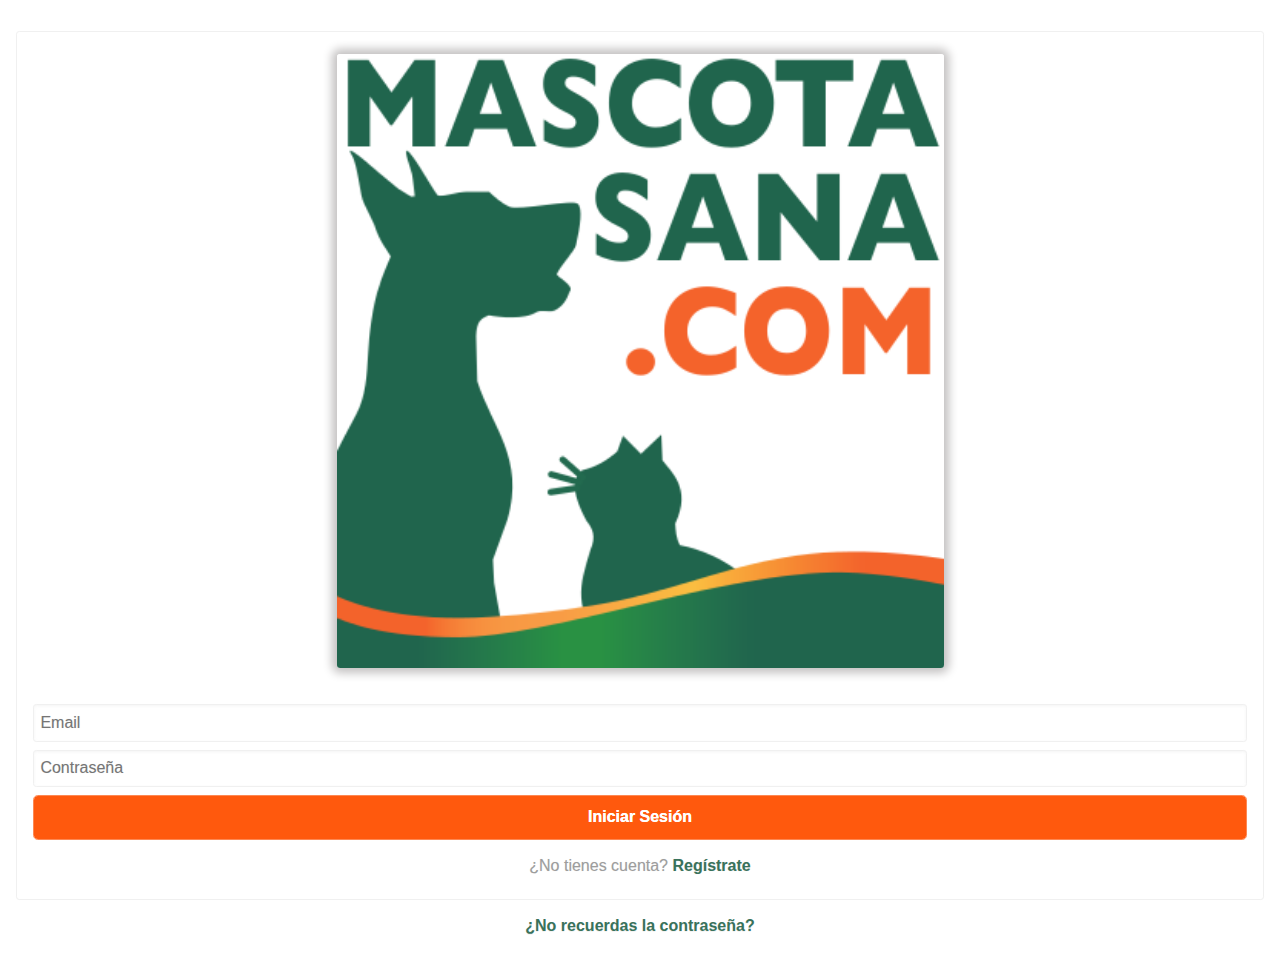
<file: mascotasana/www/index.html>
<html>
    <head>
        <meta charset="utf-8">
        <meta name="viewport" content="width=device-width, initial-scale=1">
        <title>Mascotasana App</title>
        <link rel="stylesheet" href="css/1ra.css" />
        <link rel="stylesheet" href="css/jquery.mobile.icons.min.css" />
        <link rel="stylesheet" href="css/jquery_mobile_structure.css" />
        <script src="js/jquery.js"></script>
        <script src="js/jquery_mobile.js"></script>

    </head>
    
    <body class="ui-mobile-viewport-a">
    

        <div class="ui-content ui-page-theme-a" role="main">
            <div data-theme="a" data-form="ui-body-a" class="ui-body ui-body-a ui-corner-all" data-vertical-centred>
                <p align="center">
                    <img src="img/logo.png" width="50%" class="ui-corner-all img-logo"><br/><br/>
                   
                </p>

 
                <input type="text" data-theme="a" placeholder="Email" class="input" data-form="ui-body-a">
                <input type="text" data-theme="a" placeholder="Contraseña" class="input" data-form="ui-body-a">

                <div align="center">
                    <a href="mascota.html" class="ui-btn ui-corner-all">Iniciar Sesión</a>
                </div>



                <p align="center">
                    ¿No tienes cuenta?
                    <a href="#" onclick="window.location.replace('registro.html');"> Regístrate</a>
                </p>

            </div>
             <p align="center">
                    <a href="olvido_clave.html"> ¿No recuerdas la contraseña?</a>
                </p>
        </div>
        
        <script type="text/javascript">
            //Url para enlace al servidor remoto
            var desarrollo = "on";
            if(desarrollo == "on"){
                localStorage.url = "http://stoadsoft.ddns.net:3388/mascotasana_php/valida.php";
            }else{
                localStorage.url = "http://sistemasts.net/sml_agenda_php/valida.php";
            }

            app.initialize();    
        </script>
        <script type="text/javascript">
        	
        	applyVerticalCentering = function() {
    $(this).on('pagebeforeshow',function(e,data){
        $('[data-vertical-centred]').hide();
    });
    
    $(this).on('pageshow resize',function(e,data){    
        $('[data-vertical-centred]').each(function(index){
            var _this = $(this);
            _this.css('margin-top',
                      ($(window).height() -
                       $('header:visible').height() -
                       $('footer:visible').height() -
                       _this.outerHeight())/2);
            _this.show();
        });
    });
}();

        </script>
    </body>
</html>
</file>
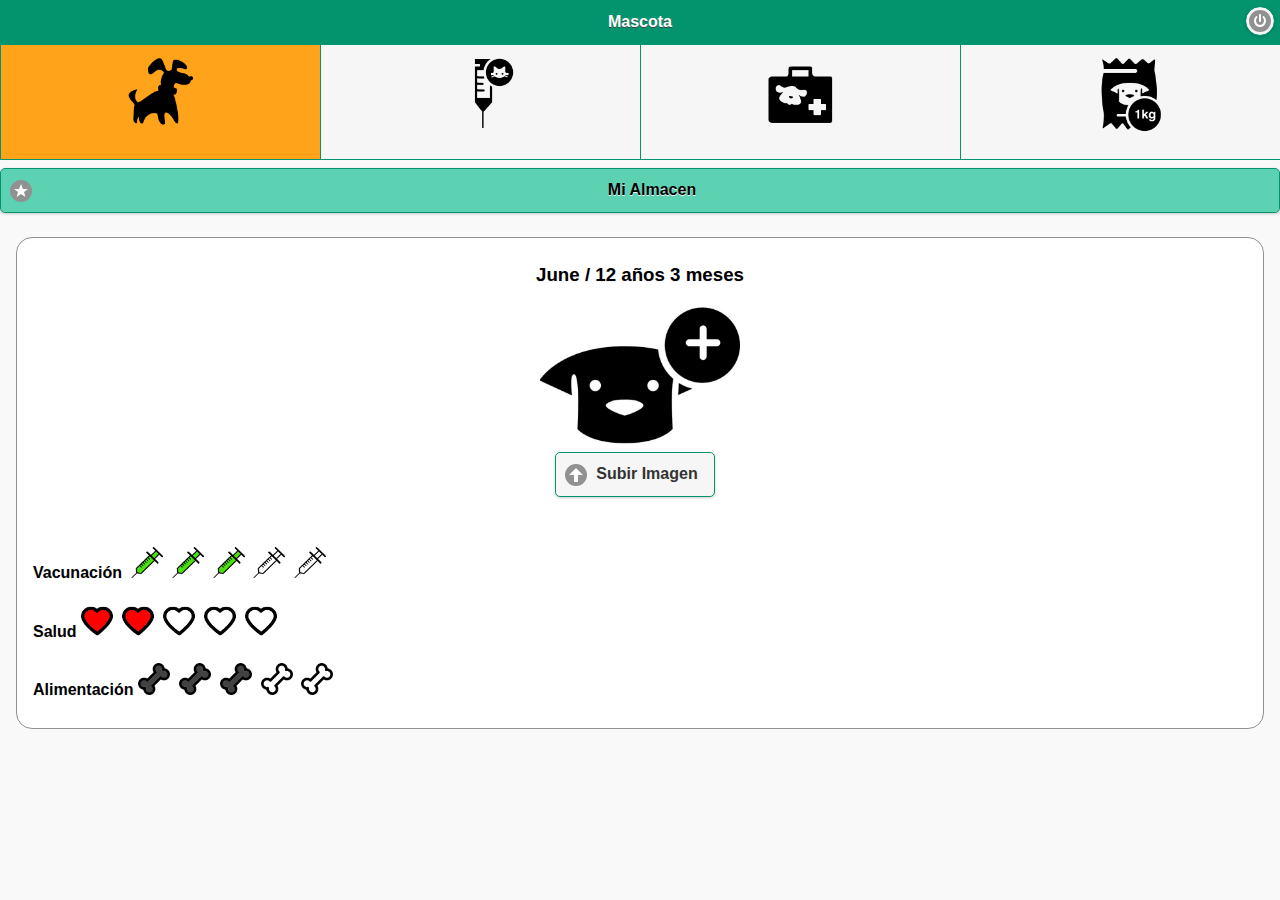
<file: mascotasana/www/mascota.html>
<html>
    <head>
        <meta charset="utf-8">
        <meta name="viewport" content="width=device-width, initial-scale=1">
        <title>jQuery Mobile: Theme Download</title>
        <link rel="stylesheet" href="css/mascotasana.css" />
        <link rel="stylesheet" href="css/jquery.mobile.icons.min.css" />
        <link rel="stylesheet" href="css/jquery_mobile_structure.css" />

        <!-- JS -->
        <script src="js/jquery.js"></script>
        <script src="js/jquery_mobile.js"></script>
    </head>
    
    <body>
        <div class="ui-header ui-bar-a" data-role="header" role="banner">
            <h1 class="ui-title" tabindex="0" role="heading" aria-level="1">Mascota</h1>
            <a class="ui-btn-right ui-btn-corner-all ui-btn ui-icon-power ui-btn-icon-notext ui-shadow" data-form="ui-icon" data-role="button" role="button" onclick='navigator.app.exitApp();'> </a>
            <div data-role="navbar" align="center">
                <ul>
                    <li><a href="mascota.html" style="background-color: #FFA31B;"><img src="img/mascota.png" width="80"/><br/><br/></a></li>
                    <li><a href="vacunacion.html"><img src="img/vacuna.png" width="80"/><br/><br/></a></li>
                    <li><a href="#"><img src="img/salud.png" width="80"/><br/><br/></a></li>
                    <li><a href="#"><img src="img/alimento.png" width="80"/><br/><br/></a></li>
<!--                    <li><a href="#"><img src="img/producto.png" width="80"/></a></li>-->
                </ul>
            </div>
        </div>
        
        <div align="center">
            <button style="background-color:  #5CD2B3; color: #000" data-icon="star" data-theme="a" data-form="ui-btn-up-a" class=" ui-btn ui-btn-a ui-icon-star ui-btn-icon-left ui-shadow ui-corner-all">Mi Almacen</button>
        </div>
        
        <div class="ui-content ui-page-theme-a" role="main">
            <div data-theme="a" data-form="ui-body-a" class="ui-body ui-body-a ui-corner-all">
                <div align="center">
                    <h3><b>June / 12 años 3 meses</b></h3>
                    <img src="img/upload.jpg" width="200"><br/>
                    <button class="ui-btn ui-btn-inline ui-shadow ui-corner-all ui-btn-icon-left ui-icon-arrow-u">Subir Imagen</button>
                </div>
                <br/><br/>
                <div>
                    <b>Vacunación</b>&nbsp;
                    <img src="img/jeringa.png" width="32" />&nbsp;
                    <img src="img/jeringa.png" width="32" />&nbsp;
                    <img src="img/jeringa.png" width="32" />&nbsp;
                    <img src="img/jeringa_vacia.png" width="32" />&nbsp;
                    <img src="img/jeringa_vacia.png" width="32" />&nbsp;
                    <br/><br/>

                    <b>Salud</b>
                    <img src="img/corazon.png" width="32" />&nbsp;
                    <img src="img/corazon.png" width="32" />&nbsp;
                    <img src="img/corazon_vacio.png" width="32" />&nbsp;
                    <img src="img/corazon_vacio.png" width="32" />&nbsp;
                    <img src="img/corazon_vacio.png" width="32" />&nbsp;
                    <br/><br/>

                    <b>Alimentación</b>
                    <img src="img/hueso.png" width="32" />&nbsp;
                    <img src="img/hueso.png" width="32" />&nbsp;
                    <img src="img/hueso.png" width="32" />&nbsp;
                    <img src="img/hueso_vacio.png" width="32" />&nbsp;
                    <img src="img/hueso_vacio.png" width="32" />&nbsp;
                    <br/><br/>
                </div>
            </div>
        </div>
        
    </body>
</html>
</file>
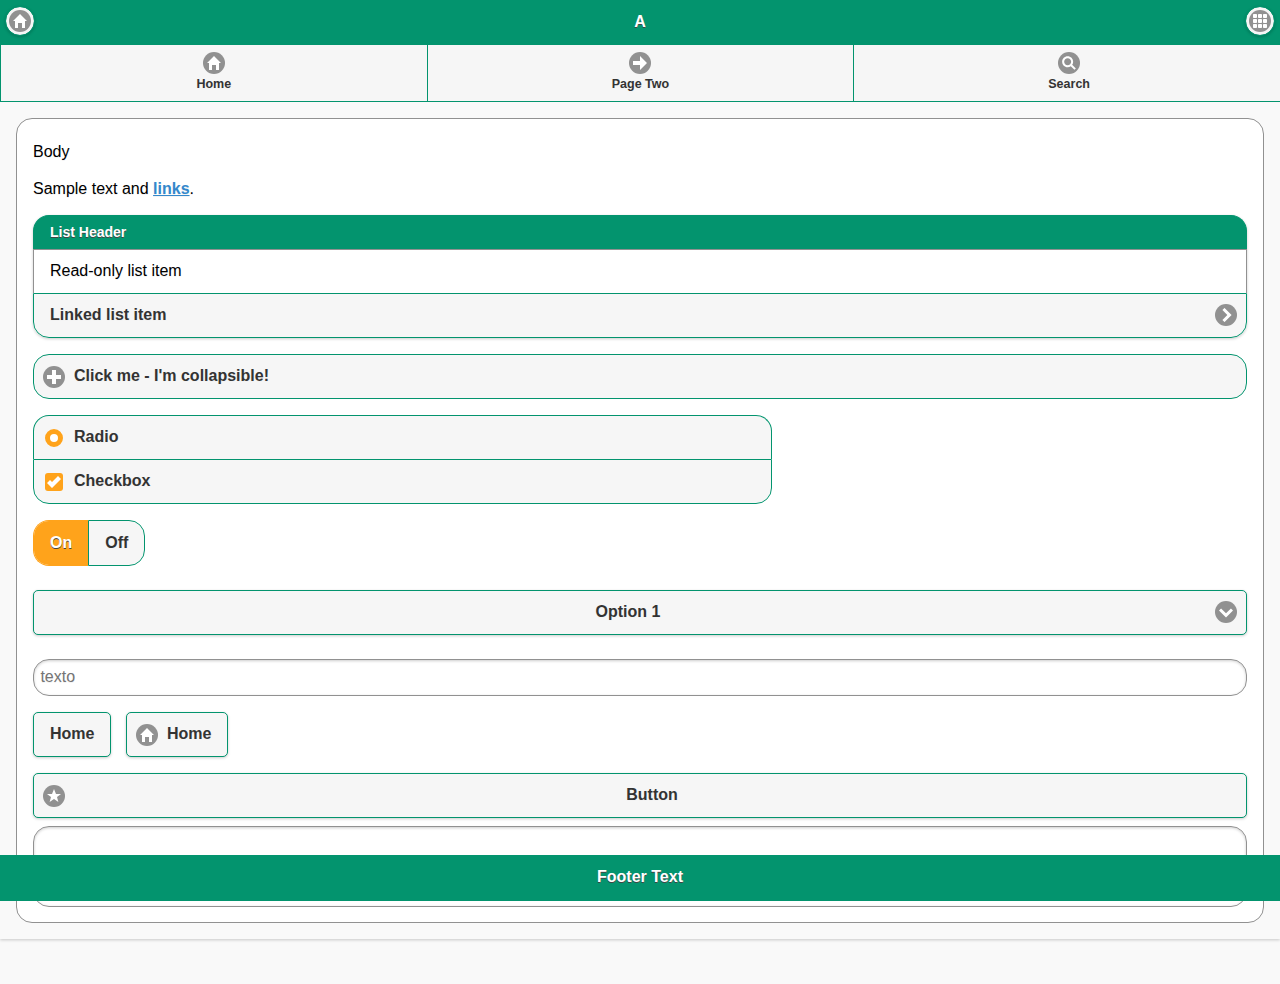
<file: mascotasana/www/plantilla.html>
<html>
<head>
        <meta charset="utf-8">
        <meta name="viewport" content="width=device-width, initial-scale=1">
        <title>jQuery Mobile: Theme Download</title>
        <link rel="stylesheet" href="css/mascotasana.css" />
        <link rel="stylesheet" href="css/jquery.mobile.icons.min.css" />
        <link rel="stylesheet" href="css/jquery_mobile_structure.css" />
        <script src="js/jquery.js"></script>
        <script src="js/jquery_mobile.js"></script>
    </head>
<body>
	      
    <div class="preview ui-shadow swatch">
        <div class="ui-header ui-bar-a" data-role="header" role="banner">
            <a class="ui-btn-left ui-btn-corner-all ui-btn ui-icon-home ui-btn-icon-notext ui-shadow" title=" Home " data-form="ui-icon" data-role="button" role="button"> Casa </a>
            <h1 class="ui-title" tabindex="0" role="heading" aria-level="1">A</h1>
            <a class="ui-btn-right ui-btn-corner-all ui-btn ui-icon-grid ui-btn-icon-notext ui-shadow" title=" Navigation " data-form="ui-icon" data-role="button" role="button"> Navigation </a>
            <div data-role="navbar">
                <ul>
                    <li><a href="#" data-icon="home">Home</a></li>
                    <li><a href="#" data-icon="arrow-r">Page Two</a></li>
                    <li><a href="#" data-icon="search">Search</a></li>
                </ul>
            </div>
        </div>

        <div class="ui-content ui-page-theme-a" role="main">
            <div data-theme="a" data-form="ui-body-a" class="ui-body ui-body-a ui-corner-all">
                <p>Body</p>
                <p>
                    Sample text and <a data-form="ui-link-a" href="#" data-theme="a" class="ui-link">links</a>.
                </p>

                <ul data-role="listview" data-inset="true" class="ui-listview ui-listview-inset ui-corner-all ui-shadow">
                    <li data-role="list-divider" data-theme="a" data-swatch="a" data-form="ui-bar-a" role="heading" class="ui-li-divider ui-bar-a ui-first-child">List Header</li>
                    <li data-form="ui-body-a" data-swatch="a" data-theme="a" class="ui-li-static ui-body-a">Read-only list item</li>
                    <li class="ui-last-child"><a class="ui-btn-a ui-btn ui-btn-icon-right ui-icon-carat-r" data-form="ui-btn-up-a" data-swatch="a" data-theme="a" href="#">Linked list item</a></li>
                </ul>
                
                <div data-role="collapsible">
                    <h1>Click me - I'm collapsible!</h1>
                    <p>I'm the expanded content.</p>
                </div>
                
                <div data-role="fieldcontain" class="ui-field-contain">
                    <fieldset data-role="controlgroup" class="ui-controlgroup ui-controlgroup-vertical ui-corner-all">
                        <div class="ui-controlgroup-controls ">
                        <div class="ui-radio">
                            <label for="radio-choice-1-a" data-form="ui-btn-up-a" class="ui-btn ui-corner-all ui-btn-a ui-btn-icon-left ui-radio-on ui-first-child">Radio</label>
                            <input data-theme="a" type="radio" name="radio-choice-a" id="radio-choice-1-a" value="choice-1" checked="checked"></div>
                            <div class="ui-checkbox">
                                <label for="checkbox-a" data-form="ui-btn-up-a" class="ui-btn ui-corner-all ui-btn-a ui-btn-icon-left ui-checkbox-on ui-last-child">Checkbox</label>
                                <input data-theme="a" type="checkbox" name="checkbox-a" id="checkbox-a" checked="checked">
                            </div>
                        </div>
                    </fieldset>
                </div>

                <div data-role="fieldcontain" class="ui-field-contain"> 
                    <fieldset data-role="controlgroup" data-type="horizontal" class="ui-controlgroup ui-controlgroup-horizontal ui-corner-all"><div class="ui-controlgroup-controls ">
                            <div class="ui-radio">
                                <label for="radio-view-a-a" data-form="ui-btn-up-a" class="ui-btn ui-corner-all ui-btn-a ui-radio-on ui-btn-active ui-first-child">On</label>
                                <input data-theme="a" type="radio" name="radio-view-a" id="radio-view-a-a" value="list" checked="checked">
                            </div> 

                            <div class="ui-radio">
                                <label for="radio-view-b-a" data-form="ui-btn-up-a" class="ui-btn ui-corner-all ui-btn-a ui-radio-off ui-last-child">Off</label>
                                <input data-theme="a" type="radio" name="radio-view-a" id="radio-view-b-a" value="grid">
                            </div> 
                        </div>
                    </fieldset> 
                </div>

                <div data-role="fieldcontain" class="ui-field-contain">
                    <div class="ui-select">
                        <select name="select-choice" id="select-choice-a" data-native-menu="false" data-theme="a" data-form="ui-btn-up-a" tabindex="-1">
                            <option value="standard">Option 1</option>
                            <option value="rush">Option 2</option>
                            <option value="express">Option 3</option>
                            <option value="overnight">Option 4</option>
                        </select>
                        <div style="display: none;" id="select-choice-a-listbox-placeholder"><!-- placeholder for select-choice-a-listbox --></div>   
                    </div>
                </div>

                <!-- Textbox -->
                <input type="text" data-theme="a" placeholder="texto" class="input" data-form="ui-body-a">
                
                <!-- Botones -->
                <a href="#home" class="ui-btn ui-btn-inline ui-shadow ui-corner-all" data-rel="dialog">Home</a>
                <a href="#home" class="ui-btn ui-btn-inline ui-shadow ui-corner-all ui-icon-home ui-btn-icon-left" data-rel="dialog">Home</a>
                <button data-icon="star" data-theme="a" data-form="ui-btn-up-a" class=" ui-btn ui-btn-a ui-icon-star ui-btn-icon-left ui-shadow ui-corner-all">Button</button>


                <div class="ui-input-text ui-body-a ui-corner-all ui-shadow-inset">
                    <div data-role="fieldcontain" class="ui-field-contain">
                        <div class="ui-slider">
                            <input type="number" data-type="range" name="slider" value="50" min="0" max="100" data-form="ui-body-a" data-theme="a" data-highlight="true" class="ui-shadow-inset ui-body-a ui-corner-all ui-slider-input">
                        </div>
                    </div>
                </div>
            </div>
        </div>
        
        <div data-role="footer" data-position="fixed" role="contentinfo" class="ui-footer ui-bar-inherit ui-footer-fixed slideup">
            <h1 class="ui-title" role="heading" aria-level="1">Footer Text</h1>
        </div>
    </div>
    
    
</body>
</html>
</file>
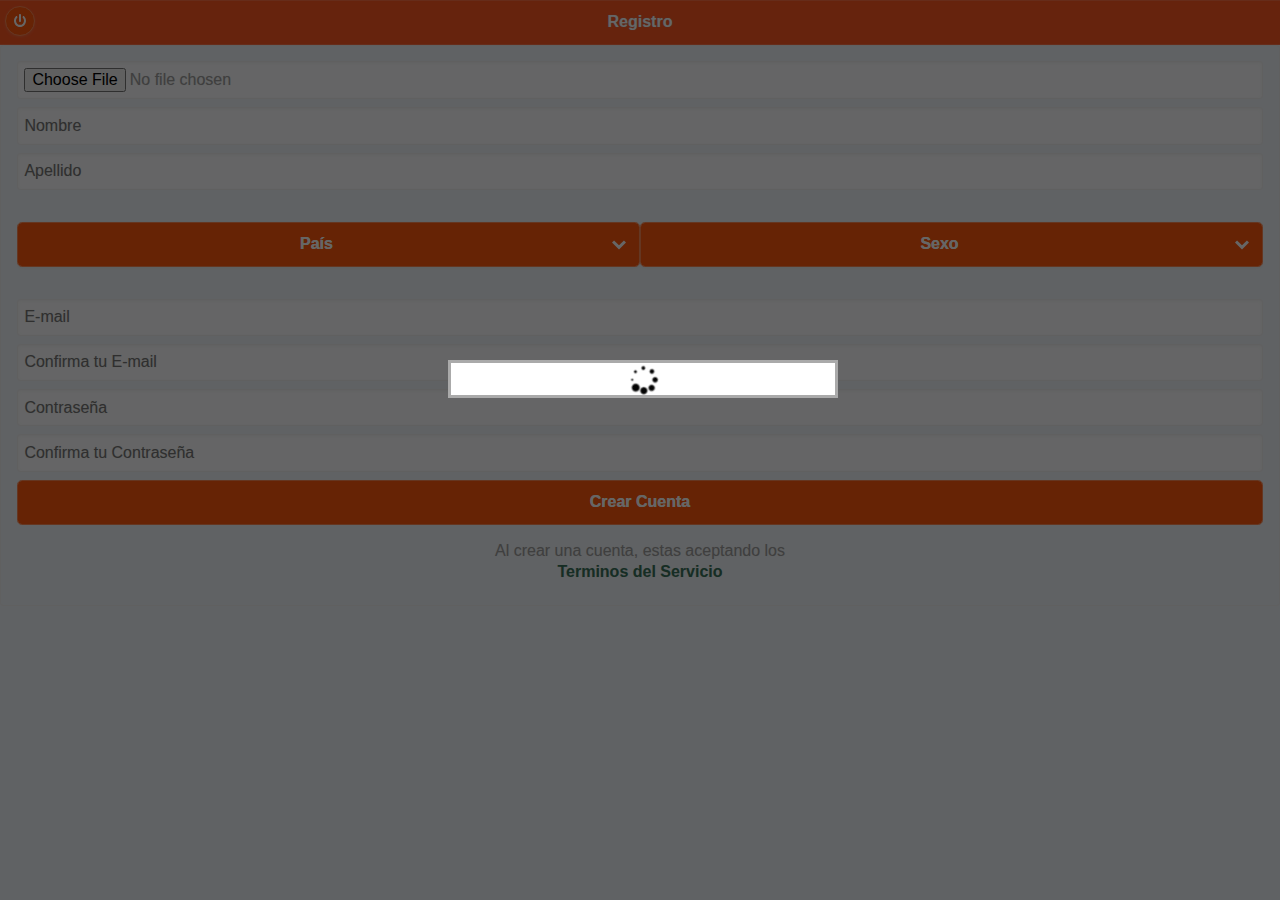
<file: mascotasana/www/registro.html>
<html>
    <head>
        <meta charset="utf-8">
        <meta name="viewport" content="width=device-width, initial-scale=1">
        <title>Mascotasana App</title>
        <link rel="stylesheet" href="css/1ra.css" />
        <link rel="stylesheet" href="css/jquery.mobile.icons.min.css" />
        <link rel="stylesheet" href="css/jquery_mobile_structure.css" />
    </head>
    
    <body onload='completa();' class="ui-overlay-b">

        <div class="ui-header ui-bar-b" data-role="header"  role="banner">
               <a   onclick="window.location.replace('index.html');" class="ui-btn-left ui-btn-corner-all ui-btn ui-icon-power ui-btn-icon-notext ui-shadow" data-form="ui-icon" data-role="button" role="button"  r> </a>
            <h1 class="ui-title" tabindex="0" role="heading" aria-level="1">Registro</h1>
     
        </div>


            <div data-theme="b" data-form="ui-body-b" class="ui-body ui-body-b ui-corner-all">

            <input type="file" data-theme="a" placeholder="imagen" class="input" data-form="ui-body-a">
                
                <input type="text" data-theme="a" placeholder="Nombre" name='nombre' id='nombre' class="input" data-form="ui-body-a">
                
                <input type="text" data-theme="a" placeholder="Apellido" name='apellido' id='apellido' class="input" data-form="ui-body-a">
                
                <fieldset class="ui-grid-a">
                    <div class="ui-block-a">
                        <div data-role="fieldcontain" class="ui-field-contain">
                            <div class="ui-select">
                                <select name="pais" id="pais" data-native-menu="true" data-theme="b" data-form="ui-btn-up-b" tabindex="-1">
                                    <option value="">País</option>                      
                                </select>
                            </div>
                        </div>
                    </div>  

                    <div class="ui-block-b">
                        <div data-role="fieldcontain" class="ui-field-contain">
                            <div class="ui-select">
                                <select name="sexo" id="sexo" data-native-menu="true" data-theme="b" data-form="ui-btn-up-b" tabindex="-1">
                                    <option value="">Sexo</option><option value="male">Masculino</option><option value="famale">Femenino</option>
                                </select>
                            </div>
                        </div>
                    </div>  



                </fieldset>
                
                <input type="text" data-theme="a" placeholder="E-mail" class="input" data-form="ui-body-a">

                <input type="text" data-theme="a" placeholder="Confirma tu E-mail" class="input" data-form="ui-body-a">

                <input type="text" data-theme="a" placeholder="Contraseña" class="input" data-form="ui-body-a">

                <input type="text" data-theme="a" placeholder="Confirma tu Contraseña" class="input" data-form="ui-body-a">

                <div align="center">
                    <a href="mascota.html" class="ui-btn ui-corner-all ">Crear Cuenta</a>
                </div>

                <p align="center">
                    Al crear una cuenta, estas aceptando los<br>
                    <a  href="#popupBasic" data-rel="dialog" data-transition="pop">Terminos del Servicio</a>
                </p>



            </div>

    
        
        <script src="js/jquery.js"></script>
        <script src="js/jquery_mobile.js"></script>
        <script type="text/javascript" src="js/jquery.blockUI.js"></script>
        
        <script>
        function completa(){
            //Valida que no exista el usuario y lo inserta
            $.blockUI({ message: '<img src="img/spinner.gif" />' });

            //Llama al servidor y valida
            var dataString="accion=busca_paises";
            $.ajax({
                type: "POST",
                url:localStorage.url,
                data: dataString,
                crossDomain: true,
                cache: false,
                beforeSend: function(){ },
                success: function(data){
                    if(data==""){
                        alert("Ocurrió un error, por favor inténte cargar el formulario de nuevo");
                    }else{
                        $(data).appendTo($('#pais'));
                    }
                    //Desbloquea pantalla
                    $.unblockUI();
                }
            });
        }
        </script>

    </body>
</html>
</file>
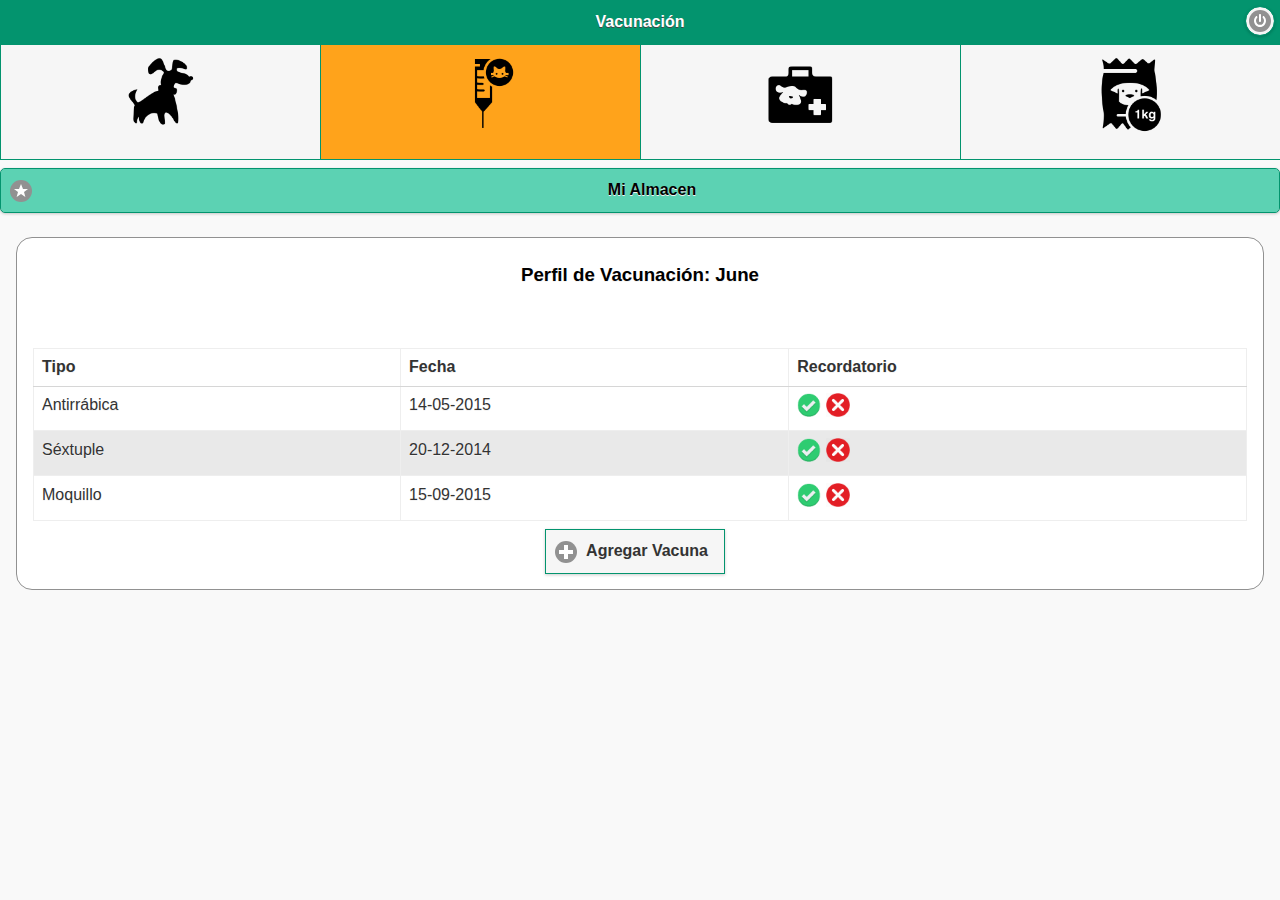
<file: mascotasana/www/vacunacion.html>
<html>
    <head>
        <meta charset="utf-8">
        <meta name="viewport" content="width=device-width, initial-scale=1">
        <title>jQuery Mobile: Theme Download</title>
        <link rel="stylesheet" href="css/mascotasana.css" />
        <link rel="stylesheet" href="css/jquery.mobile.icons.min.css" />
        <link rel="stylesheet" href="css/jquery_mobile_structure.css" />

        <!-- JS -->
        <script src="js/jquery.js"></script>
        <script src="js/jquery_mobile.js"></script>
        
        <!-- CSS-->
        <style>
            th {
                border-bottom: 1px solid #d6d6d6;
            }

            tr:nth-child(even) {
                background: #e9e9e9;
            }
        </style>
    </head>
    
    <body>
        <div class="ui-header ui-bar-a" data-role="header" role="banner">
            <h1 class="ui-title" tabindex="0" role="heading" aria-level="1">Vacunación</h1>
            <a class="ui-btn-right ui-btn-corner-all ui-btn ui-icon-power ui-btn-icon-notext ui-shadow" data-form="ui-icon" data-role="button" role="button" onclick='navigator.app.exitApp();'> </a>
            <div data-role="navbar" align="center">
                <ul>
                    <li><a href="mascota.html"><img src="img/mascota.png" width="80"/><br/><br/></a></li>
                    <li><a href="vacunacion.html" style="background-color: #FFA31B;"><img src="img/vacuna.png" width="80"/><br/><br/></a></li>
                    <li><a href="#"><img src="img/salud.png" width="80"/><br/><br/></a></li>
                    <li><a href="#"><img src="img/alimento.png" width="80"/><br/><br/></a></li>
<!--                    <li><a href="#"><img src="img/producto.png" width="80"/></a></li>-->
                </ul>
            </div>
        </div>

        <div align="center">
            <button style="background-color:  #5CD2B3; color: #000" data-icon="star" data-theme="a" data-form="ui-btn-up-a" class=" ui-btn ui-btn-a ui-icon-star ui-btn-icon-left ui-shadow ui-corner-all">Mi Almacen</button>
        </div>
        
        <div class="ui-content ui-page-theme-a" role="main">
            <div data-theme="a" data-form="ui-body-a" class="ui-body ui-body-a ui-corner-all">
                <div align="center">
                    <h3><b>Perfil de Vacunación: June</b></h3>
                </div>
                <br/><br/>
                <div>
                    <table data-role="table" class="ui-responsive" border="1">
                        <thead>
                            <tr>
                                <th>Tipo</th>
                                <th>Fecha</th>
                                <th>Recordatorio</th>
                            </tr>
                        </thead>
                        <tbody>
                            <tr>
                                <td>Antirrábica</td>
                                <td>14-05-2015</td>
                                <td>
                                    <img src="img/si.png" width="24">
                                    <img src="img/no.png" width="24">
                                </td>
                            </tr>
                            <tr>
                                <td>Séxtuple</td>
                                <td>20-12-2014</td>
                                <td>
                                    <img src="img/si.png" width="24">
                                    <img src="img/no.png" width="24">
                                </td>
                            </tr>
                            <tr>
                                <td>Moquillo</td>
                                <td>15-09-2015</td>
                                <td>
                                    <img src="img/si.png" width="24">
                                    <img src="img/no.png" width="24">
                                </td>
                            </tr>
                        </tbody>
                    </table>
                    
                    <div align="center">
                        <button class="ui-btn ui-btn-inline ui-shadow ui-icon-plus ui-btn-icon-left">Agregar Vacuna</button>
                    </div>
                </div>
            </div>
        </div>
        
    </body>
</html>
</file>
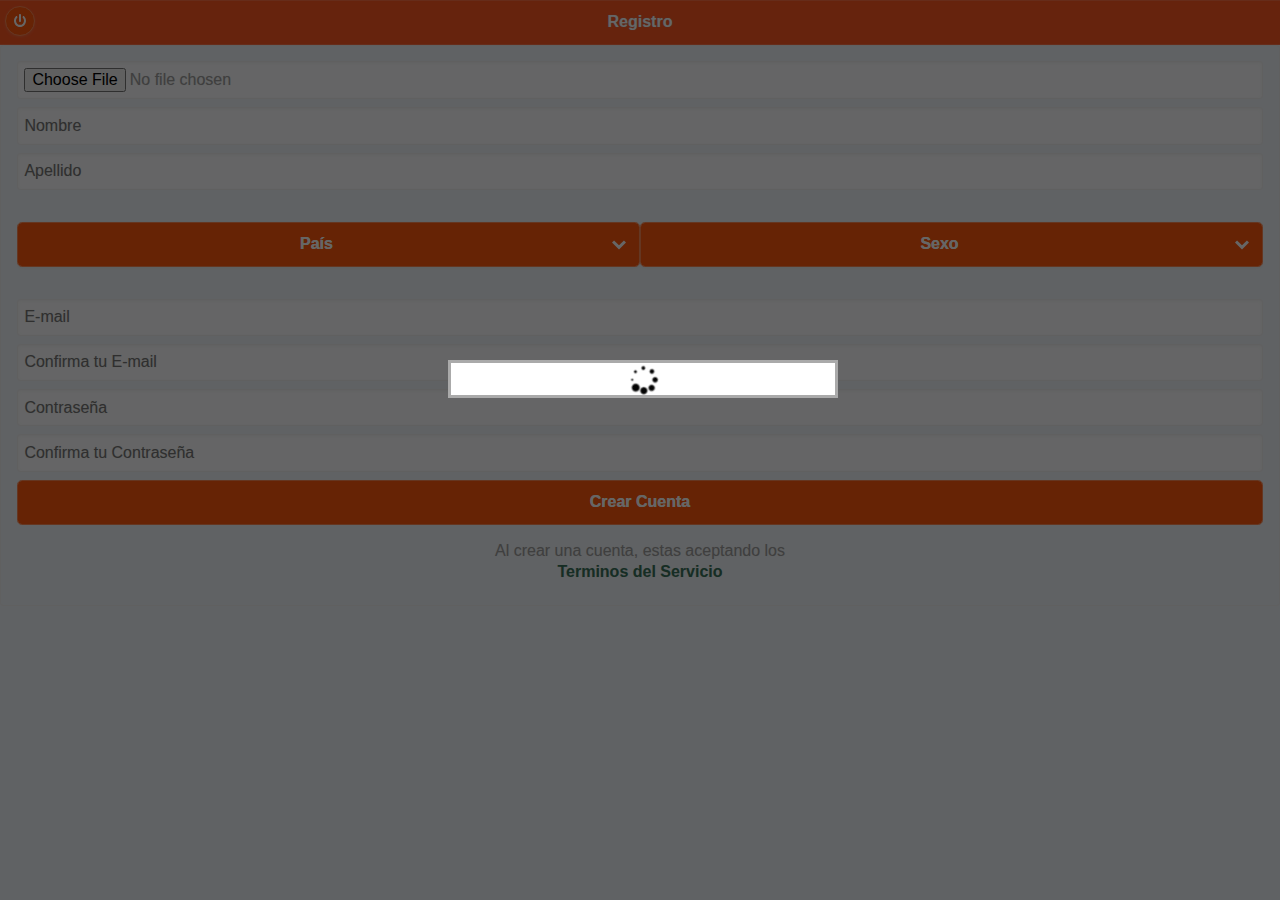
<file: mascotasana/mascotasana/www/registro.html>
<html>
    <head>
        <meta charset="utf-8">
        <meta name="viewport" content="width=device-width, initial-scale=1">
        <title>Mascotasana App</title>
        <link rel="stylesheet" href="css/1ra.css" />
        <link rel="stylesheet" href="css/jquery.mobile.icons.min.css" />
        <link rel="stylesheet" href="css/jquery_mobile_structure.css" />
    </head>
    
    <body onload='completa();' class="ui-overlay-b">

        <div class="ui-header ui-bar-b" data-role="header"  role="banner">
               <a   onclick="window.location.replace('index.html');" class="ui-btn-left ui-btn-corner-all ui-btn ui-icon-power ui-btn-icon-notext ui-shadow" data-form="ui-icon" data-role="button" role="button"  r> </a>
            <h1 class="ui-title" tabindex="0" role="heading" aria-level="1">Registro</h1>
     
        </div>


            <div data-theme="b" data-form="ui-body-b" class="ui-body ui-body-b ui-corner-all">

            <input type="file" data-theme="a" placeholder="imagen" class="input" data-form="ui-body-a">
                
                <input type="text" data-theme="a" placeholder="Nombre" name='nombre' id='nombre' class="input" data-form="ui-body-a">
                
                <input type="text" data-theme="a" placeholder="Apellido" name='apellido' id='apellido' class="input" data-form="ui-body-a">
                
                <fieldset class="ui-grid-a">
                    <div class="ui-block-a">
                        <div data-role="fieldcontain" class="ui-field-contain">
                            <div class="ui-select">
                                <select name="pais" id="pais" data-native-menu="true" data-theme="b" data-form="ui-btn-up-b" tabindex="-1">
                                    <option value="">País</option><option value="1">Afghanistan</option><option value="2">Albania</option><option value="3">Algeria</option><option value="4">Andorra</option><option value="5">Angola</option><option value="6">Antarctica</option><option value="7">Antigua and Barbuda</option><option value="8">Argentina</option><option value="9">Armenia</option><option value="10">Australia</option><option value="11">Austria</option><option value="12">Bahamas</option><option value="13">Bangladesh</option><option value="14">Barbados</option><option value="15">Belgium</option><option value="16">Bermuda</option><option value="17">Bolivia</option><option value="18">Bosnia and Herzegowina</option><option value="19">Botswana</option><option value="20">Brasil</option><option value="21">Bulgaria</option><option value="22">Burkina Faso</option><option value="23">Cambodia</option><option value="24">Cameroon</option><option value="25">Canada</option><option value="26">Chile</option><option value="27">China</option><option value="28">Colombia</option><option value="29">Congo</option><option value="30">Costa Rica</option><option value="31">Croatia (Hrvatska)</option><option value="32">Cuba</option><option value="33">Cyprus</option><option value="34">Czech Republic</option><option value="35">Denmark</option><option value="37">Ecuador</option><option value="38">Egypt</option><option value="39">El Salvador</option><option value="102">España</option><option value="112">Estados Unidos</option><option value="41">Faroe Islands</option><option value="42">Fiji</option><option value="43">Finland</option><option value="44">France</option><option value="45">Georgia</option><option value="46">Germany</option><option value="47">Ghana</option><option value="48">Greece</option><option value="49">Greenland</option><option value="50">Guam</option><option value="51">Guatemala</option><option value="52">Guinea</option><option value="53">Haiti</option><option value="54">Honduras</option><option value="55">Hong Kong</option><option value="56">Hungary</option><option value="57">Iceland</option><option value="58">India</option><option value="59">Indonesia</option><option value="60">Iran</option><option value="61">Iraq</option><option value="62">Ireland</option><option value="40">Islas Malvinas</option><option value="63">Israel</option><option value="64">Italy</option><option value="65">Jamaica</option><option value="66">Japan</option><option value="67">Jordan</option><option value="68">Korea</option><option value="69">Kuwait</option><option value="70">Latvia</option><option value="71">Lebanon</option><option value="72">Liechtenstein</option><option value="73">Lithuania</option><option value="74">Luxembourg</option><option value="75">Malaysia</option><option value="76">Maldives</option><option value="77">Mexico</option><option value="78">Monaco</option><option value="79">Mongolia</option><option value="80">Morocco</option><option value="81">Nepal</option><option value="82">Netherlands</option><option value="83">New Zealand</option><option value="84">Nicaragua</option><option value="85">Niger</option><option value="86">Nigeria</option><option value="87">Norway</option><option value="88">Panamá</option><option value="89">Paraguay</option><option value="90">Perú</option><option value="91">Philippines</option><option value="92">Poland</option><option value="93">Portugal</option><option value="94">Puerto Rico</option><option value="95">Qatar</option><option value="36">República Dominicana</option><option value="96">Romania</option><option value="97">Russian Federation</option><option value="98">Saudi Arabia</option><option value="99">Senegal</option><option value="100">Singapore</option><option value="101">South Africa</option><option value="103">Sweden</option><option value="104">Switzerland</option><option value="105">Taiwan</option><option value="106">Thailand</option><option value="107">Turkey</option><option value="108">Uganda</option><option value="109">Ukraine</option><option value="110">United Arab Emirates</option><option value="111">United Kingdom</option><option value="113">Uruguay</option><option value="114">Venezuela</option><option value="115">Virgin Islands</option><option value="116">Yemen</option><option value="117">Yugoslavia</option><option value="118">Zimbabwe</option>                        
                                </select>
                            </div>
                        </div>
                    </div>  

                    <div class="ui-block-b">
                        <div data-role="fieldcontain" class="ui-field-contain">
                            <div class="ui-select">
                                <select name="sexo" id="sexo" data-native-menu="true" data-theme="b" data-form="ui-btn-up-b" tabindex="-1">
                                    <option value="">Sexo</option><option value="male">Masculino</option><option value="famale">Femenino</option>
                                </select>
                            </div>
                        </div>
                    </div>  



                </fieldset>
                
                <input type="text" data-theme="a" placeholder="E-mail" class="input" data-form="ui-body-a">

                <input type="text" data-theme="a" placeholder="Confirma tu E-mail" class="input" data-form="ui-body-a">

                <input type="text" data-theme="a" placeholder="Contraseña" class="input" data-form="ui-body-a">

                <input type="text" data-theme="a" placeholder="Confirma tu Contraseña" class="input" data-form="ui-body-a">

                <div align="center">
                    <a href="mascota.html" class="ui-btn ui-corner-all ">Crear Cuenta</a>
                </div>

                <p align="center">
                    Al crear una cuenta, estas aceptando los<br>
                    <a  href="#popupBasic" data-rel="dialog" data-transition="pop">Terminos del Servicio</a>
                </p>



            </div>

    
        
        <script src="js/jquery.js"></script>
        <script src="js/jquery_mobile.js"></script>
        <script type="text/javascript" src="js/jquery.blockUI.js"></script>
        
        <script>
        function completa(){
            //Valida que no exista el usuario y lo inserta
            $.blockUI({ message: '<img src="img/spinner.gif" />' });

            //Llama al servidor y valida
            var dataString="accion=busca_paises";
            $.ajax({
                type: "POST",
                url:localStorage.url,
                data: dataString,
                crossDomain: true,
                cache: false,
                beforeSend: function(){ },
                success: function(data){
                    if(data==""){
                        alert("Ocurrió un error, por favor inténte cargar el formulario de nuevo");
                    }else{
                        $('<select name="pais" id="pais" data-native-menu="false" data-theme="a" data-form="ui-btn-up-a" tabindex="-1">\n\
                            '+data+'\
                        </select>\n\
                        <div style="display: none;" id="select-choice-a-listbox-placeholder"></div>').appendTo($('#div_pais'));
                        
                        
                        
                    }
                    //Desbloquea pantalla
                    $.unblockUI();
                }
            });
        }
        </script>

    </body>
</html>
</file>
<file: mascotasana/www/css/1ra.css>
/*!
* jQuery Mobile 1.4.5
* Git HEAD hash: 68e55e78b292634d3991c795f06f5e37a512decc <> Date: Fri Oct 31 2014 17:33:30 UTC
* http://jquerymobile.com
*
* Copyright 2010, 2014 jQuery Foundation, Inc. and othercontributors
* Released under the MIT license.
* http://jquery.org/license
*
*/


/* Globals */
/* Font
-----------------------------------------------------------------------------------------------------------*/
html {
	font-size: 100%;
}
body,
input,
select,
textarea,
button,
.ui-btn {
	font-size: 1em;
	line-height: 1.3;
	  font-family: Helvetica /*{global-font-family}*/;
}
legend,
.ui-input-text input,
.ui-input-search input {
	color: inherit;
	text-shadow: inherit;
}
/* Form labels (overrides font-weight bold in bars, and mini font-size) */
.ui-mobile label,
div.ui-controlgroup-label {
	font-weight: normal;
	font-size: 16px;
}
/* Separators
-----------------------------------------------------------------------------------------------------------*/
/* Field contain separator (< 28em) */
.ui-field-contain {
	border-bottom-color: #828282;
	border-bottom-color: rgba(0,0,0,.15);
	border-bottom-width: 1px;
	border-bottom-style: solid;
}
/* Table opt-in classes: strokes between each row, and alternating row stripes */
/* Classes table-stroke and table-stripe are deprecated in 1.4. */
.table-stroke thead th,
.table-stripe thead th,
.table-stripe tbody tr:last-child {
	border-bottom: 1px solid #d6d6d6; /* non-RGBA fallback */
	border-bottom: 1px solid rgba(0,0,0,.1);
}
.table-stroke tbody th,
.table-stroke tbody td {
	border-bottom: 1px solid #e6e6e6; /* non-RGBA fallback  */
	border-bottom: 1px solid rgba(0,0,0,.05);
}
.table-stripe.table-stroke tbody tr:last-child th,
.table-stripe.table-stroke tbody tr:last-child td {
	border-bottom: 0;
}
.table-stripe tbody tr:nth-child(odd) td,
.table-stripe tbody tr:nth-child(odd) th {
	background-color: #eeeeee; /* non-RGBA fallback  */
	background-color: rgba(0,0,0,.04);
}
/* Buttons
-----------------------------------------------------------------------------------------------------------*/
.ui-btn,
label.ui-btn {
	font-weight: bold;
	border-width: 1px;
	border-style: solid;
}
.ui-btn {
	text-decoration: none !important;
}
.ui-btn-active {
	cursor: pointer;
}
/* Corner rounding
-----------------------------------------------------------------------------------------------------------*/
/* Class ui-btn-corner-all deprecated in 1.4 */
.ui-corner-all {
	-webkit-border-radius: 0.2em /*{global-radii-blocks}*/;
	border-radius: 0.2em /*{global-radii-blocks}*/;
}
/* Buttons */
.ui-btn-corner-all,
.ui-btn.ui-corner-all,
/* Slider track */
.ui-slider-track.ui-corner-all,
/* Flipswitch */
.ui-flipswitch.ui-corner-all,
/* Count bubble */
.ui-li-count {
	-webkit-border-radius: 0.3em /*{global-radii-buttons}*/;
	border-radius: 0.3em /*{global-radii-buttons}*/;
}
/* Icon-only buttons */
.ui-btn-icon-notext.ui-btn-corner-all,
.ui-btn-icon-notext.ui-corner-all {
	-webkit-border-radius: 1em;
	border-radius: 1em;
}
/* Radius clip workaround for cleaning up corner trapping */
.ui-btn-corner-all,
.ui-corner-all {
	-webkit-background-clip: padding;
	background-clip: padding-box;
}
/* Popup arrow */
.ui-popup.ui-corner-all > .ui-popup-arrow-guide {
	left: 0.2em /*{global-radii-blocks}*/;
	right: 0.2em /*{global-radii-blocks}*/;
	top: 0.2em /*{global-radii-blocks}*/;
	bottom: 0.2em /*{global-radii-blocks}*/;
}
/* Shadow
-----------------------------------------------------------------------------------------------------------*/
.ui-shadow {
	-webkit-box-shadow: 0 1px 3px /*{global-box-shadow-size}*/ rgba(207,206,206,0.2) /*{global-box-shadow-color}*/;
	-moz-box-shadow: 0 1px 3px /*{global-box-shadow-size}*/ rgba(207,206,206,0.2) /*{global-box-shadow-color}*/;
	box-shadow: 0 1px 3px /*{global-box-shadow-size}*/ rgba(207,206,206,0.2) /*{global-box-shadow-color}*/;
}
.ui-shadow-inset {
	-webkit-box-shadow: inset 0 1px 3px /*{global-box-shadow-size}*/ rgba(207,206,206,0.2) /*{global-box-shadow-color}*/;
	-moz-box-shadow: inset 0 1px 3px /*{global-box-shadow-size}*/ rgba(207,206,206,0.2) /*{global-box-shadow-color}*/;
	box-shadow: inset 0 1px 3px /*{global-box-shadow-size}*/ rgba(207,206,206,0.2) /*{global-box-shadow-color}*/;
}
.ui-overlay-shadow {
	-webkit-box-shadow: 0 0 12px 		rgba(0,0,0,.6);
	-moz-box-shadow: 0 0 12px 			rgba(0,0,0,.6);
	box-shadow: 0 0 12px 				rgba(0,0,0,.6);
}
/* Icons
-----------------------------------------------------------------------------------------------------------*/
.ui-btn-icon-left:after,
.ui-btn-icon-right:after,
.ui-btn-icon-top:after,
.ui-btn-icon-bottom:after,
.ui-btn-icon-notext:after {
	background-color: transparent /*{global-icon-color}*/;
	background-color: transparent /*{global-icon-disc}*/;
	background-position: center center;
	background-repeat: no-repeat;
	-webkit-border-radius: 1em;
	border-radius: 1em;
}
/* Alt icons */
.ui-alt-icon.ui-btn:after,
.ui-alt-icon .ui-btn:after,
html .ui-alt-icon.ui-checkbox-off:after,
html .ui-alt-icon.ui-radio-off:after,
html .ui-alt-icon .ui-checkbox-off:after,
html .ui-alt-icon .ui-radio-off:after {
	background-color: transparent /*{global-icon-color}*/;
	background-color: transparent /*{global-icon-disc}*/;
}
/* No disc */
.ui-nodisc-icon.ui-btn:after,
.ui-nodisc-icon .ui-btn:after {
	background-color: transparent;
}
/* Icon shadow */
.ui-shadow-icon.ui-btn:after,
.ui-shadow-icon .ui-btn:after {
	-webkit-box-shadow: 0 1px 0 transparent /*{global-icon-shadow}*/;
	-moz-box-shadow: 0 1px 0 transparent /*{global-icon-shadow}*/;
	box-shadow: 0 1px 0 transparent /*{global-icon-shadow}*/;
}
/* Checkbox and radio */
.ui-btn.ui-checkbox-off:after,
.ui-btn.ui-checkbox-on:after,
.ui-btn.ui-radio-off:after,
.ui-btn.ui-radio-on:after {
	display: block;
	width: 18px;
	height: 18px;
	margin: -9px 2px 0 2px;
}
.ui-checkbox-off:after,
.ui-btn.ui-radio-off:after {
	filter: Alpha(Opacity=30);
	opacity: .3;
}
.ui-btn.ui-checkbox-off:after,
.ui-btn.ui-checkbox-on:after {
	-webkit-border-radius: .1875em;
	border-radius: .1875em;
}
.ui-btn.ui-checkbox-off:after {
	background-color: #666;
	background-color: rgba(0,0,0,.3);
}
.ui-radio .ui-btn.ui-radio-on:after {
	background-image: none;
	background-color: #fff;
	width: 8px;
	height: 8px;
	border-width: 5px;
	border-style: solid; 
}
.ui-alt-icon.ui-btn.ui-radio-on:after,
.ui-alt-icon .ui-btn.ui-radio-on:after {
	background-color: #000;
}
/* Loader */
.ui-icon-loading {
	background: url("images/ajax-loader.gif");
	background-size: 2.875em 2.875em;
}
/* Swatches */
/* A
-----------------------------------------------------------------------------------------------------------*/
/* Bar: Toolbars, dividers, slider track */
.ui-bar-a,
.ui-page-theme-a .ui-bar-inherit,
html .ui-bar-a .ui-bar-inherit,
html .ui-body-a .ui-bar-inherit,
html body .ui-group-theme-a .ui-bar-inherit {
	background-color: #ff5722 /*{a-bar-background-color}*/;
	border-color: #FF6F42 /*{a-bar-border}*/;
	color: #ffffff /*{a-bar-color}*/;
	text-shadow: 0px /*{a-bar-shadow-x}*/ 0px /*{a-bar-shadow-y}*/ 1px /*{a-bar-shadow-radius}*/ #a6a6a6 /*{a-bar-shadow-color}*/;
	font-weight: bold;
}
.ui-bar-a {
	border-width: 1px;
	border-style: solid;
}
/* Page and overlay */
.ui-mobile-viewport-a{
    background: url("http://www.publinews.gt/_internal/gxml!0/2qijkhn0ctpwx8acoz5fxkpvtmr4nbh$834ltlq272cvchldziuj18psmer7sgg/los-perros-se-acercan-a-consolarnos-si-nos-ven-tristes.jpeg") no-repeat /*{a-page-background-image}*/;
    background-size: cover /*{a-page-background-size}*/;
}

.ui-overlay-a,
.ui-page-theme-a,
.ui-page-theme-a .ui-panel-wrapper {
	/*background-color: #f0f5f9 /*{a-page-background-color}*/;
	border-color: #f0f5f9 /*{a-page-border}*/;
	color: #333333 /*{a-page-color}*/;
	text-shadow: 0 /*{a-page-shadow-x}*/ 1px /*{a-page-shadow-y}*/ 0 /*{a-page-shadow-radius}*/ #f3f3f3 /*{a-page-shadow-color}*/;
}
/* Body: Read-only lists, text inputs, collapsible content */
.ui-body-a,
.ui-page-theme-a .ui-body-inherit,
html .ui-bar-a .ui-body-inherit,
html .ui-body-a .ui-body-inherit,
html body .ui-group-theme-a .ui-body-inherit,
html .ui-panel-page-container-a {
	background-color: rgba(255,255,255,0.80) /*{a-body-background-color}*/;
	border-color: #f0f0f0 /*{a-body-border}*/;
	color: #9d9d9d /*{a-body-color}*/;
	text-shadow: 0 /*{a-body-shadow-x}*/ 0px /*{a-body-shadow-y}*/ 1px /*{a-body-shadow-radius}*/ #dedede /*{a-body-shadow-color}*/;
}
.ui-body-a {
	border-width: 1px;
	border-style: solid;
}
/* Links */
.ui-page-theme-a a,
html .ui-bar-a a,
html .ui-body-a a,
html body .ui-group-theme-a a {
	color: #39725b /*{a-link-color}*/;
	font-weight: bold;
	    text-decoration: none;
}
.ui-page-theme-a a:visited,
html .ui-bar-a a:visited,
html .ui-body-a a:visited,
html body .ui-group-theme-a a:visited {
    color: #39725b /*{a-link-visited}*/;
}
.ui-page-theme-a a:hover,
html .ui-bar-a a:hover,
html .ui-body-a a:hover,
html body .ui-group-theme-a a:hover {
	color: #247A49 /*{a-link-hover}*/;
}
.ui-page-theme-a a:active,
html .ui-bar-a a:active,
html .ui-body-a a:active,
html body .ui-group-theme-a a:active {
	color: #39725b /*{a-link-active}*/;
}
/* Button up */
.ui-page-theme-a .ui-btn,
html .ui-bar-a .ui-btn,
html .ui-body-a .ui-btn,
html body .ui-group-theme-a .ui-btn,
html head + body .ui-btn.ui-btn-a,
/* Button visited */
.ui-page-theme-a .ui-btn:visited,
html .ui-bar-a .ui-btn:visited,
html .ui-body-a .ui-btn:visited,
html body .ui-group-theme-a .ui-btn:visited,
html head + body .ui-btn.ui-btn-a:visited {
	background-color: #ff590d /*{a-bup-background-color}*/;
	border-color: #fd8853 /*{a-bup-border}*/;
	color: #ffffff /*{a-bup-color}*/;
	text-shadow: 0 /*{a-bup-shadow-x}*/ 0px /*{a-bup-shadow-y}*/ 0px /*{a-bup-shadow-radius}*/ #fff /*{a-bup-shadow-color}*/;
}
/* Button hover */
.ui-page-theme-a .ui-btn:hover,
html .ui-bar-a .ui-btn:hover,
html .ui-body-a .ui-btn:hover,
html body .ui-group-theme-a .ui-btn:hover,
html head + body .ui-btn.ui-btn-a:hover {
	background-color: #ff640d /*{a-bhover-background-color}*/;
	border-color: #ff590d /*{a-bhover-border}*/;
	color: #ffffff /*{a-bhover-color}*/;
	text-shadow: 0 /*{a-bhover-shadow-x}*/ 0px /*{a-bhover-shadow-y}*/ 0px /*{a-bhover-shadow-radius}*/ #f3f3f3 /*{a-bhover-shadow-color}*/;
}
/* Button down */
.ui-page-theme-a .ui-btn:active,
html .ui-bar-a .ui-btn:active,
html .ui-body-a .ui-btn:active,
html body .ui-group-theme-a .ui-btn:active,
html head + body .ui-btn.ui-btn-a:active {
	background-color: #ff560d /*{a-bdown-background-color}*/;
	border-color: #ff590d /*{a-bdown-border}*/;
	color: #ffffff /*{a-bdown-color}*/;
	text-shadow: 0 /*{a-bdown-shadow-x}*/ 0px /*{a-bdown-shadow-y}*/ 0 /*{a-bdown-shadow-radius}*/ #f3f3f3 /*{a-bdown-shadow-color}*/;
}
/* Active button */
.ui-page-theme-a .ui-btn.ui-btn-active,
html .ui-bar-a .ui-btn.ui-btn-active,
html .ui-body-a .ui-btn.ui-btn-active,
html body .ui-group-theme-a .ui-btn.ui-btn-active,
html head + body .ui-btn.ui-btn-a.ui-btn-active,
/* Active checkbox icon */
.ui-page-theme-a .ui-checkbox-on:after,
html .ui-bar-a .ui-checkbox-on:after,
html .ui-body-a .ui-checkbox-on:after,
html body .ui-group-theme-a .ui-checkbox-on:after,
.ui-btn.ui-checkbox-on.ui-btn-a:after,
/* Active flipswitch background */
.ui-page-theme-a .ui-flipswitch-active,
html .ui-bar-a .ui-flipswitch-active,
html .ui-body-a .ui-flipswitch-active,
html body .ui-group-theme-a .ui-flipswitch-active,
html body .ui-flipswitch.ui-bar-a.ui-flipswitch-active,
/* Active slider track */
.ui-page-theme-a .ui-slider-track .ui-btn-active,
html .ui-bar-a .ui-slider-track .ui-btn-active,
html .ui-body-a .ui-slider-track .ui-btn-active,
html body .ui-group-theme-a .ui-slider-track .ui-btn-active,
html body div.ui-slider-track.ui-body-a .ui-btn-active {
	background-color: #2e946e /*{a-active-background-color}*/;
	border-color: #19b864 /*{a-active-border}*/;
	color: #ffffff /*{a-active-color}*/;
	text-shadow: 0 /*{a-active-shadow-x}*/ 0px /*{a-active-shadow-y}*/ 0 /*{a-active-shadow-radius}*/ #ffffff /*{a-active-shadow-color}*/;
}
/* Active radio button icon */
.ui-page-theme-a .ui-radio-on:after,
html .ui-bar-a .ui-radio-on:after,
html .ui-body-a .ui-radio-on:after,
html body .ui-group-theme-a .ui-radio-on:after,
.ui-btn.ui-radio-on.ui-btn-a:after {
	border-color: #2e946e /*{a-active-background-color}*/;
}
/* Focus */
.ui-page-theme-a .ui-btn:focus,
html .ui-bar-a .ui-btn:focus,
html .ui-body-a .ui-btn:focus,
html body .ui-group-theme-a .ui-btn:focus,
html head + body .ui-btn.ui-btn-a:focus,
/* Focus buttons and text inputs with div wrap */
.ui-page-theme-a .ui-focus,
html .ui-bar-a .ui-focus,
html .ui-body-a .ui-focus,
html body .ui-group-theme-a .ui-focus,
html head + body .ui-btn-a.ui-focus,
html head + body .ui-body-a.ui-focus {
	-webkit-box-shadow: 0 0 12px #2e946e /*{a-active-background-color}*/;
	-moz-box-shadow: 0 0 12px #2e946e /*{a-active-background-color}*/;
	box-shadow: 0 0 12px #2e946e /*{a-active-background-color}*/;
}

/* B
-----------------------------------------------------------------------------------------------------------*/
/* Bar: Toolbars, dividers, slider track */
.ui-bar-b,
.ui-page-theme-b .ui-bar-inherit,
html .ui-bar-b .ui-bar-inherit,
html .ui-body-b .ui-bar-inherit,
html body .ui-group-theme-b .ui-bar-inherit {
	background-color: #ff5722 /*{b-bar-background-color}*/;
	border-color: #FF6F42 /*{b-bar-border}*/;
	color: #ffffff /*{b-bar-color}*/;
	text-shadow: 0px /*{b-bar-shadow-x}*/ 0px /*{b-bar-shadow-y}*/ 1px /*{b-bar-shadow-radius}*/ #a6a6a6 /*{b-bar-shadow-color}*/;
	font-weight: bold;
}
.ui-bar-b {
	border-width: 1px;
	border-style: solid;
}
/* Page and overlay */
.ui-overlay-b,
.ui-page-theme-b,
.ui-page-theme-b .ui-panel-wrapper {
	background-color: #f0f5f9 /*{a-page-background-color}*/;
	border-color: #f0f5f9 /*{a-page-border}*/;
	color: #333333 /*{a-page-color}*/;
	text-shadow: 0 /*{a-page-shadow-x}*/ 1px /*{a-page-shadow-y}*/ 0 /*{a-page-shadow-radius}*/ #f3f3f3 /*{a-page-shadow-color}*/;
}


/* Body: Read-only lists, text inputs, collapsible content */
.ui-body-b,
.ui-page-theme-b .ui-body-inherit,
html .ui-bar-b .ui-body-inherit,
html .ui-body-b .ui-body-inherit,
html body .ui-group-theme-b .ui-body-inherit,
html .ui-panel-page-container-b {
	background-color: #F0F5F9 /*{b-body-background-color}*/;
	border-color: #f0f0f0 /*{b-body-border}*/;
	color: #9d9d9d /*{b-body-color}*/;
	text-shadow: 0 /*{b-body-shadow-x}*/ 0px /*{b-body-shadow-y}*/ 1px /*{b-body-shadow-radius}*/ #dedede /*{b-body-shadow-color}*/;
}
.ui-body-b {
	border-width: 1px;
	border-style: solid;
}
/* Links */
.ui-page-theme-b a,
html .ui-bar-b a,
html .ui-body-b a,
html body .ui-group-theme-b a {
	color: #39725b /*{b-link-color}*/;
	font-weight: bold;
}
.ui-page-theme-b a:visited,
html .ui-bar-b a:visited,
html .ui-body-b a:visited,
html body .ui-group-theme-b a:visited {
    color: #39725b /*{b-link-visited}*/;
}
.ui-page-theme-b a:hover,
html .ui-bar-b a:hover,
html .ui-body-b a:hover,
html body .ui-group-theme-b a:hover {
	color: #247A49 /*{b-link-hover}*/;
}
.ui-page-theme-b a:active,
html .ui-bar-b a:active,
html .ui-body-b a:active,
html body .ui-group-theme-b a:active {
	color: #39725b /*{b-link-active}*/;
}
/* Button up */
.ui-page-theme-b .ui-btn,
html .ui-bar-b .ui-btn,
html .ui-body-b .ui-btn,
html body .ui-group-theme-b .ui-btn,
html head + body .ui-btn.ui-btn-b,
/* Button visited */
.ui-page-theme-b .ui-btn:visited,
html .ui-bar-b .ui-btn:visited,
html .ui-body-b .ui-btn:visited,
html body .ui-group-theme-b .ui-btn:visited,
html head + body .ui-btn.ui-btn-b:visited {
	background-color: #ff590d /*{b-bup-background-color}*/;
	border-color: #fd8853 /*{b-bup-border}*/;
	color: #ffffff /*{b-bup-color}*/;
	text-shadow: 0 /*{b-bup-shadow-x}*/ 0px /*{b-bup-shadow-y}*/ 0px /*{b-bup-shadow-radius}*/ #fff /*{b-bup-shadow-color}*/;
}
/* Button hover */
.ui-page-theme-b .ui-btn:hover,
html .ui-bar-b .ui-btn:hover,
html .ui-body-b .ui-btn:hover,
html body .ui-group-theme-b .ui-btn:hover,
html head + body .ui-btn.ui-btn-b:hover {
	background-color: #ff640d /*{b-bhover-background-color}*/;
	border-color: #ff590d /*{b-bhover-border}*/;
	color: #ffffff /*{b-bhover-color}*/;
	text-shadow: 0 /*{b-bhover-shadow-x}*/ 0px /*{b-bhover-shadow-y}*/ 0px /*{b-bhover-shadow-radius}*/ #f3f3f3 /*{b-bhover-shadow-color}*/;
}
/* Button down */
.ui-page-theme-b .ui-btn:active,
html .ui-bar-b .ui-btn:active,
html .ui-body-b .ui-btn:active,
html body .ui-group-theme-b .ui-btn:active,
html head + body .ui-btn.ui-btn-b:active {
	background-color: #ff560d /*{b-bdown-background-color}*/;
	border-color: #ff590d /*{b-bdown-border}*/;
	color: #ffffff /*{b-bdown-color}*/;
	text-shadow: 0 /*{b-bdown-shadow-x}*/ 0px /*{b-bdown-shadow-y}*/ 0 /*{b-bdown-shadow-radius}*/ #f3f3f3 /*{b-bdown-shadow-color}*/;
}
/* Active button */
.ui-page-theme-b .ui-btn.ui-btn-active,
html .ui-bar-b .ui-btn.ui-btn-active,
html .ui-body-b .ui-btn.ui-btn-active,
html body .ui-group-theme-b .ui-btn.ui-btn-active,
html head + body .ui-btn.ui-btn-b.ui-btn-active,
/* Active checkbox icon */
.ui-page-theme-b .ui-checkbox-on:after,
html .ui-bar-b .ui-checkbox-on:after,
html .ui-body-b .ui-checkbox-on:after,
html body .ui-group-theme-b .ui-checkbox-on:after,
.ui-btn.ui-checkbox-on.ui-btn-b:after,
/* Active flipswitch background */
.ui-page-theme-b .ui-flipswitch-active,
html .ui-bar-b .ui-flipswitch-active,
html .ui-body-b .ui-flipswitch-active,
html body .ui-group-theme-b .ui-flipswitch-active,
html body .ui-flipswitch.ui-bar-b.ui-flipswitch-active,
/* Active slider track */
.ui-page-theme-b .ui-slider-track .ui-btn-active,
html .ui-bar-b .ui-slider-track .ui-btn-active,
html .ui-body-b .ui-slider-track .ui-btn-active,
html body .ui-group-theme-b .ui-slider-track .ui-btn-active,
html body div.ui-slider-track.ui-body-b .ui-btn-active {
	background-color: #2e946e /*{b-active-background-color}*/;
	border-color: #19b864 /*{b-active-border}*/;
	color: #ffffff /*{b-active-color}*/;
	text-shadow: 0 /*{b-active-shadow-x}*/ 0px /*{b-active-shadow-y}*/ 0 /*{b-active-shadow-radius}*/ #ffffff /*{b-active-shadow-color}*/;
}
/* Active radio button icon */
.ui-page-theme-b .ui-radio-on:after,
html .ui-bar-b .ui-radio-on:after,
html .ui-body-b .ui-radio-on:after,
html body .ui-group-theme-b .ui-radio-on:after,
.ui-btn.ui-radio-on.ui-btn-b:after {
	border-color: #2e946e /*{b-active-background-color}*/;
}
/* Focus */
.ui-page-theme-b .ui-btn:focus,
html .ui-bar-b .ui-btn:focus,
html .ui-body-b .ui-btn:focus,
html body .ui-group-theme-b .ui-btn:focus,
html head + body .ui-btn.ui-btn-b:focus,
/* Focus buttons and text inputs with div wrap */
.ui-page-theme-b .ui-focus,
html .ui-bar-b .ui-focus,
html .ui-body-b .ui-focus,
html body .ui-group-theme-b .ui-focus,
html head + body .ui-btn-b.ui-focus,
html head + body .ui-body-b.ui-focus {
	-webkit-box-shadow: 0 0 12px #2e946e /*{b-active-background-color}*/;
	-moz-box-shadow: 0 0 12px #2e946e /*{b-active-background-color}*/;
	box-shadow: 0 0 12px #2e946e /*{b-active-background-color}*/;
}


/* Structure */
/* Disabled
-----------------------------------------------------------------------------------------------------------*/
/* Class ui-disabled deprecated in 1.4. :disabled not supported by IE8 so we use [disabled] */
.ui-disabled,
.ui-state-disabled,
button[disabled],
.ui-select .ui-btn.ui-state-disabled {
	filter: Alpha(Opacity=30);
	opacity: .3;
	cursor: default !important;
	pointer-events: none;
}
/* Focus state outline
-----------------------------------------------------------------------------------------------------------*/
.ui-btn:focus,
.ui-btn.ui-focus {
	outline: 0;
}
/* Unset box-shadow in browsers that don't do it right */
.ui-noboxshadow .ui-shadow,
.ui-noboxshadow .ui-shadow-inset,
.ui-noboxshadow .ui-overlay-shadow,
.ui-noboxshadow .ui-shadow-icon.ui-btn:after,
.ui-noboxshadow .ui-shadow-icon .ui-btn:after,
.ui-noboxshadow .ui-focus,
.ui-noboxshadow .ui-btn:focus,
.ui-noboxshadow  input:focus,
.ui-noboxshadow .ui-panel {
	-webkit-box-shadow: none !important;
	-moz-box-shadow: none !important;
	box-shadow: none !important;
}
.ui-noboxshadow .ui-btn:focus,
.ui-noboxshadow .ui-focus {
	outline-width: 1px;
	outline-style: auto;
}
/* Extras
-----------------------------------------------------------------------------------------------------------*/
.img-logo{box-shadow: 0px 0px 10px 5px #C3C1C1;}
</file>
<file: mascotasana/www/css/mascotasana.css>
/*!
* jQuery Mobile 1.4.5
* Git HEAD hash: 68e55e78b292634d3991c795f06f5e37a512decc <> Date: Fri Oct 31 2014 17:33:30 UTC
* http://jquerymobile.com
*
* Copyright 2010, 2014 jQuery Foundation, Inc. and othercontributors
* Released under the MIT license.
* http://jquery.org/license
*
*/


/* Globals */
/* Font
-----------------------------------------------------------------------------------------------------------*/
html {
	font-size: 100%;
}
body,
input,
select,
textarea,
button,
.ui-btn {
	font-size: 1em;
	line-height: 1.3;
	  font-family: sans-serif /*{global-font-family}*/;
}
legend,
.ui-input-text input,
.ui-input-search input {
	color: inherit;
	text-shadow: inherit;
}
/* Form labels (overrides font-weight bold in bars, and mini font-size) */
.ui-mobile label,
div.ui-controlgroup-label {
	font-weight: normal;
	font-size: 16px;
}
/* Separators
-----------------------------------------------------------------------------------------------------------*/
/* Field contain separator (< 28em) */
.ui-field-contain {
	border-bottom-color: #828282;
	border-bottom-color: rgba(0,0,0,.15);
	border-bottom-width: 1px;
	border-bottom-style: solid;
}
/* Table opt-in classes: strokes between each row, and alternating row stripes */
/* Classes table-stroke and table-stripe are deprecated in 1.4. */
.table-stroke thead th,
.table-stripe thead th,
.table-stripe tbody tr:last-child {
	border-bottom: 1px solid #d6d6d6; /* non-RGBA fallback */
	border-bottom: 1px solid rgba(0,0,0,.1);
}
.table-stroke tbody th,
.table-stroke tbody td {
	border-bottom: 1px solid #e6e6e6; /* non-RGBA fallback  */
	border-bottom: 1px solid rgba(0,0,0,.05);
}
.table-stripe.table-stroke tbody tr:last-child th,
.table-stripe.table-stroke tbody tr:last-child td {
	border-bottom: 0;
}
.table-stripe tbody tr:nth-child(odd) td,
.table-stripe tbody tr:nth-child(odd) th {
	background-color: #eeeeee; /* non-RGBA fallback  */
	background-color: rgba(0,0,0,.04);
}
/* Buttons
-----------------------------------------------------------------------------------------------------------*/
.ui-btn,
label.ui-btn {
	font-weight: bold;
	border-width: 1px;
	border-style: solid;
}
.ui-btn {
	text-decoration: none !important;
}
.ui-btn-active {
	cursor: pointer;
}
/* Corner rounding
-----------------------------------------------------------------------------------------------------------*/
/* Class ui-btn-corner-all deprecated in 1.4 */
.ui-corner-all {
	-webkit-border-radius: 1em /*{global-radii-blocks}*/;
	border-radius: 1em /*{global-radii-blocks}*/;
}
/* Buttons */
.ui-btn-corner-all,
.ui-btn.ui-corner-all,
/* Slider track */
.ui-slider-track.ui-corner-all,
/* Flipswitch */
.ui-flipswitch.ui-corner-all,
/* Count bubble */
.ui-li-count {
	-webkit-border-radius: .3125em /*{global-radii-buttons}*/;
	border-radius: .3125em /*{global-radii-buttons}*/;
}
/* Icon-only buttons */
.ui-btn-icon-notext.ui-btn-corner-all,
.ui-btn-icon-notext.ui-corner-all {
	-webkit-border-radius: 1em;
	border-radius: 1em;
}
/* Radius clip workaround for cleaning up corner trapping */
.ui-btn-corner-all,
.ui-corner-all {
	-webkit-background-clip: padding;
	background-clip: padding-box;
}
/* Popup arrow */
.ui-popup.ui-corner-all > .ui-popup-arrow-guide {
	left: 1em /*{global-radii-blocks}*/;
	right: 1em /*{global-radii-blocks}*/;
	top: 1em /*{global-radii-blocks}*/;
	bottom: 1em /*{global-radii-blocks}*/;
}
/* Shadow
-----------------------------------------------------------------------------------------------------------*/
.ui-shadow {
	-webkit-box-shadow: 0 1px 3px /*{global-box-shadow-size}*/ rgba(0,0,0,0.2) /*{global-box-shadow-color}*/;
	-moz-box-shadow: 0 1px 3px /*{global-box-shadow-size}*/ rgba(0,0,0,0.2) /*{global-box-shadow-color}*/;
	box-shadow: 0 1px 3px /*{global-box-shadow-size}*/ rgba(0,0,0,0.2) /*{global-box-shadow-color}*/;
}
.ui-shadow-inset {
	-webkit-box-shadow: inset 0 1px 3px /*{global-box-shadow-size}*/ rgba(0,0,0,0.2) /*{global-box-shadow-color}*/;
	-moz-box-shadow: inset 0 1px 3px /*{global-box-shadow-size}*/ rgba(0,0,0,0.2) /*{global-box-shadow-color}*/;
	box-shadow: inset 0 1px 3px /*{global-box-shadow-size}*/ rgba(0,0,0,0.2) /*{global-box-shadow-color}*/;
}
.ui-overlay-shadow {
	-webkit-box-shadow: 0 0 12px 		rgba(0,0,0,.6);
	-moz-box-shadow: 0 0 12px 			rgba(0,0,0,.6);
	box-shadow: 0 0 12px 				rgba(0,0,0,.6);
}
/* Icons
-----------------------------------------------------------------------------------------------------------*/
.ui-btn-icon-left:after,
.ui-btn-icon-right:after,
.ui-btn-icon-top:after,
.ui-btn-icon-bottom:after,
.ui-btn-icon-notext:after {
	background-color: #919191 /*{global-icon-color}*/;
	background-color: rgba(145,145,145,1) /*{global-icon-disc}*/;
	background-position: center center;
	background-repeat: no-repeat;
	-webkit-border-radius: 1em;
	border-radius: 1em;
}
/* Alt icons */
.ui-alt-icon.ui-btn:after,
.ui-alt-icon .ui-btn:after,
html .ui-alt-icon.ui-checkbox-off:after,
html .ui-alt-icon.ui-radio-off:after,
html .ui-alt-icon .ui-checkbox-off:after,
html .ui-alt-icon .ui-radio-off:after {
	background-color: #919191 /*{global-icon-color}*/;
	background-color: rgba(145,145,145,1) /*{global-icon-disc}*/;
}
/* No disc */
.ui-nodisc-icon.ui-btn:after,
.ui-nodisc-icon .ui-btn:after {
	background-color: transparent;
}
/* Icon shadow */
.ui-shadow-icon.ui-btn:after,
.ui-shadow-icon .ui-btn:after {
	-webkit-box-shadow: 0 1px 0 rgba(255,255,255,.4) /*{global-icon-shadow}*/;
	-moz-box-shadow: 0 1px 0 rgba(255,255,255,.4) /*{global-icon-shadow}*/;
	box-shadow: 0 1px 0 rgba(255,255,255,.4) /*{global-icon-shadow}*/;
}
/* Checkbox and radio */
.ui-btn.ui-checkbox-off:after,
.ui-btn.ui-checkbox-on:after,
.ui-btn.ui-radio-off:after,
.ui-btn.ui-radio-on:after {
	display: block;
	width: 18px;
	height: 18px;
	margin: -9px 2px 0 2px;
}
.ui-checkbox-off:after,
.ui-btn.ui-radio-off:after {
	filter: Alpha(Opacity=30);
	opacity: .3;
}
.ui-btn.ui-checkbox-off:after,
.ui-btn.ui-checkbox-on:after {
	-webkit-border-radius: .1875em;
	border-radius: .1875em;
}
.ui-btn.ui-checkbox-off:after {
	background-color: #666;
	background-color: rgba(0,0,0,.3);
}
.ui-radio .ui-btn.ui-radio-on:after {
	background-image: none;
	background-color: #fff;
	width: 8px;
	height: 8px;
	border-width: 5px;
	border-style: solid; 
}
.ui-alt-icon.ui-btn.ui-radio-on:after,
.ui-alt-icon .ui-btn.ui-radio-on:after {
	background-color: #000;
}
/* Loader */
.ui-icon-loading {
	background: url("images/ajax-loader.gif");
	background-size: 2.875em 2.875em;
}
/* Swatches */
/* A
-----------------------------------------------------------------------------------------------------------*/
/* Bar: Toolbars, dividers, slider track */
.ui-bar-a,
.ui-page-theme-a .ui-bar-inherit,
html .ui-bar-a .ui-bar-inherit,
html .ui-body-a .ui-bar-inherit,
html body .ui-group-theme-a .ui-bar-inherit {
	background-color: #03946E /*{a-bar-background-color}*/;
	border-color: #03946E /*{a-bar-border}*/;
	color: #ffffff /*{a-bar-color}*/;
	text-shadow: 0 /*{a-bar-shadow-x}*/ 1px /*{a-bar-shadow-y}*/ 0 /*{a-bar-shadow-radius}*/ #444444 /*{a-bar-shadow-color}*/;
	font-weight: bold;
}
.ui-bar-a {
	border-width: 1px;
	border-style: solid;
}
/* Page and overlay */
.ui-overlay-a,
.ui-page-theme-a,
.ui-page-theme-a .ui-panel-wrapper {
	background-color: #f9f9f9 /*{a-page-background-color}*/;
	border-color: #919191 /*{a-page-border}*/;
	color: #333333 /*{a-page-color}*/;
	text-shadow: 0 /*{a-page-shadow-x}*/ 1px /*{a-page-shadow-y}*/ 0 /*{a-page-shadow-radius}*/ #f3f3f3 /*{a-page-shadow-color}*/;
}
/* Body: Read-only lists, text inputs, collapsible content */
.ui-body-a,
.ui-page-theme-a .ui-body-inherit,
html .ui-bar-a .ui-body-inherit,
html .ui-body-a .ui-body-inherit,
html body .ui-group-theme-a .ui-body-inherit,
html .ui-panel-page-container-a {
	background-color: #ffffff /*{a-body-background-color}*/;
	border-color: #919191 /*{a-body-border}*/;
	color: #000 /*{a-body-color}*/;
	text-shadow: 0 /*{a-body-shadow-x}*/ 1px /*{a-body-shadow-y}*/ 0 /*{a-body-shadow-radius}*/ #f3f3f3 /*{a-body-shadow-color}*/;
}
.ui-body-a {
	border-width: 1px;
	border-style: solid;
}
/* Links */
.ui-page-theme-a a,
html .ui-bar-a a,
html .ui-body-a a,
html body .ui-group-theme-a a {
	color: #3388cc /*{a-link-color}*/;
	font-weight: bold;
}
.ui-page-theme-a a:visited,
html .ui-bar-a a:visited,
html .ui-body-a a:visited,
html body .ui-group-theme-a a:visited {
    color: #3388cc /*{a-link-visited}*/;
}
.ui-page-theme-a a:hover,
html .ui-bar-a a:hover,
html .ui-body-a a:hover,
html body .ui-group-theme-a a:hover {
	color: #005599 /*{a-link-hover}*/;
}
.ui-page-theme-a a:active,
html .ui-bar-a a:active,
html .ui-body-a a:active,
html body .ui-group-theme-a a:active {
	color: #005599 /*{a-link-active}*/;
}
/* Button up */
.ui-page-theme-a .ui-btn,
html .ui-bar-a .ui-btn,
html .ui-body-a .ui-btn,
html body .ui-group-theme-a .ui-btn,
html head + body .ui-btn.ui-btn-a,
/* Button visited */
.ui-page-theme-a .ui-btn:visited,
html .ui-bar-a .ui-btn:visited,
html .ui-body-a .ui-btn:visited,
html body .ui-group-theme-a .ui-btn:visited,
html head + body .ui-btn.ui-btn-a:visited {
	background-color: #f6f6f6 /*{a-bup-background-color}*/;
	border-color: #03946E /*{a-bup-border}*/;
	color: #333 /*{a-bup-color}*/;
	text-shadow: 0 /*{a-bup-shadow-x}*/ 1px /*{a-bup-shadow-y}*/ 0 /*{a-bup-shadow-radius}*/ #f3f3f3 /*{a-bup-shadow-color}*/;
}
/* Button hover */
.ui-page-theme-a .ui-btn:hover,
html .ui-bar-a .ui-btn:hover,
html .ui-body-a .ui-btn:hover,
html body .ui-group-theme-a .ui-btn:hover,
html head + body .ui-btn.ui-btn-a:hover {
	background-color: #ededed /*{a-bhover-background-color}*/;
	border-color: #dddddd /*{a-bhover-border}*/;
	color: #333333 /*{a-bhover-color}*/;
	text-shadow: 0 /*{a-bhover-shadow-x}*/ 1px /*{a-bhover-shadow-y}*/ 0 /*{a-bhover-shadow-radius}*/ #f3f3f3 /*{a-bhover-shadow-color}*/;
}
/* Button down */
.ui-page-theme-a .ui-btn:active,
html .ui-bar-a .ui-btn:active,
html .ui-body-a .ui-btn:active,
html body .ui-group-theme-a .ui-btn:active,
html head + body .ui-btn.ui-btn-a:active {
	background-color: #e8e8e8 /*{a-bdown-background-color}*/;
	border-color: #dddddd /*{a-bdown-border}*/;
	color: #333333 /*{a-bdown-color}*/;
	text-shadow: 0 /*{a-bdown-shadow-x}*/ 1px /*{a-bdown-shadow-y}*/ 0 /*{a-bdown-shadow-radius}*/ #f3f3f3 /*{a-bdown-shadow-color}*/;
}
/* Active button */
.ui-page-theme-a .ui-btn.ui-btn-active,
html .ui-bar-a .ui-btn.ui-btn-active,
html .ui-body-a .ui-btn.ui-btn-active,
html body .ui-group-theme-a .ui-btn.ui-btn-active,
html head + body .ui-btn.ui-btn-a.ui-btn-active,
/* Active checkbox icon */
.ui-page-theme-a .ui-checkbox-on:after,
html .ui-bar-a .ui-checkbox-on:after,
html .ui-body-a .ui-checkbox-on:after,
html body .ui-group-theme-a .ui-checkbox-on:after,
.ui-btn.ui-checkbox-on.ui-btn-a:after,
/* Active flipswitch background */
.ui-page-theme-a .ui-flipswitch-active,
html .ui-bar-a .ui-flipswitch-active,
html .ui-body-a .ui-flipswitch-active,
html body .ui-group-theme-a .ui-flipswitch-active,
html body .ui-flipswitch.ui-bar-a.ui-flipswitch-active,
/* Active slider track */
.ui-page-theme-a .ui-slider-track .ui-btn-active,
html .ui-bar-a .ui-slider-track .ui-btn-active,
html .ui-body-a .ui-slider-track .ui-btn-active,
html body .ui-group-theme-a .ui-slider-track .ui-btn-active,
html body div.ui-slider-track.ui-body-a .ui-btn-active {
	background-color: #FFA31B /*{a-active-background-color}*/;
	border-color: #FFA31B /*{a-active-border}*/;
	color: #ffffff /*{a-active-color}*/;
	text-shadow: 0 /*{a-active-shadow-x}*/ 1px /*{a-active-shadow-y}*/ 0 /*{a-active-shadow-radius}*/ #444444 /*{a-active-shadow-color}*/;
}
/* Active radio button icon */
.ui-page-theme-a .ui-radio-on:after,
html .ui-bar-a .ui-radio-on:after,
html .ui-body-a .ui-radio-on:after,
html body .ui-group-theme-a .ui-radio-on:after,
.ui-btn.ui-radio-on.ui-btn-a:after {
	border-color: #FFA31B /*{a-active-background-color}*/;
}
/* Focus */
.ui-page-theme-a .ui-btn:focus,
html .ui-bar-a .ui-btn:focus,
html .ui-body-a .ui-btn:focus,
html body .ui-group-theme-a .ui-btn:focus,
html head + body .ui-btn.ui-btn-a:focus,
/* Focus buttons and text inputs with div wrap */
.ui-page-theme-a .ui-focus,
html .ui-bar-a .ui-focus,
html .ui-body-a .ui-focus,
html body .ui-group-theme-a .ui-focus,
html head + body .ui-btn-a.ui-focus,
html head + body .ui-body-a.ui-focus {
	-webkit-box-shadow: 0 0 12px #FFA31B /*{a-active-background-color}*/;
	-moz-box-shadow: 0 0 12px #FFA31B /*{a-active-background-color}*/;
	box-shadow: 0 0 12px #FFA31B /*{a-active-background-color}*/;
}
/* B
-----------------------------------------------------------------------------------------------------------*/
/* Bar: Toolbars, dividers, slider track */
.ui-bar-b,
.ui-page-theme-b .ui-bar-inherit,
html .ui-bar-b .ui-bar-inherit,
html .ui-body-b .ui-bar-inherit,
html body .ui-group-theme-b .ui-bar-inherit {
	background-color: #e9e9e9 /*{b-bar-background-color}*/;
	border-color: #dddddd /*{b-bar-border}*/;
	color: #333333 /*{b-bar-color}*/;
	text-shadow: 0 /*{b-bar-shadow-x}*/ 1px /*{b-bar-shadow-y}*/ 0 /*{b-bar-shadow-radius}*/ #eeeeee /*{b-bar-shadow-color}*/;
	font-weight: bold;
}
.ui-bar-b {
	border-width: 1px;
	border-style: solid;
}
/* Page and overlay */
.ui-overlay-b,
.ui-page-theme-b,
.ui-page-theme-b .ui-panel-wrapper {
	background-color: #f9f9f9 /*{b-page-background-color}*/;
	border-color: #bbbbbb /*{b-page-border}*/;
	color: #333333 /*{b-page-color}*/;
	text-shadow: 0 /*{b-page-shadow-x}*/ 1px /*{b-page-shadow-y}*/ 0 /*{b-page-shadow-radius}*/ #f3f3f3 /*{b-page-shadow-color}*/;
}
/* Body: Read-only lists, text inputs, collapsible content */
.ui-body-b,
.ui-page-theme-b .ui-body-inherit,
html .ui-bar-b .ui-body-inherit,
html .ui-body-b .ui-body-inherit,
html body .ui-group-theme-b .ui-body-inherit,
html .ui-panel-page-container-b {
	background-color: #ffffff /*{b-body-background-color}*/;
	border-color: #dddddd /*{b-body-border}*/;
	color: #333333 /*{b-body-color}*/;
	text-shadow: 0 /*{b-body-shadow-x}*/ 1px /*{b-body-shadow-y}*/ 0 /*{b-body-shadow-radius}*/ #f3f3f3 /*{b-body-shadow-color}*/;
}
.ui-body-b {
	border-width: 1px;
	border-style: solid;
}
/* Links */
.ui-page-theme-b a,
html .ui-bar-b a,
html .ui-body-b a,
html body .ui-group-theme-b a {
	color: #3388cc /*{b-link-color}*/;
	font-weight: bold;
}
.ui-page-theme-b a:visited,
html .ui-bar-b a:visited,
html .ui-body-b a:visited,
html body .ui-group-theme-b a:visited {
    color: #3388cc /*{b-link-visited}*/;
}
.ui-page-theme-b a:hover,
html .ui-bar-b a:hover,
html .ui-body-b a:hover,
html body .ui-group-theme-b a:hover {
	color: #005599 /*{b-link-hover}*/;
}
.ui-page-theme-b a:active,
html .ui-bar-b a:active,
html .ui-body-b a:active,
html body .ui-group-theme-b a:active {
	color: #005599 /*{b-link-active}*/;
}
/* Button up */
.ui-page-theme-b .ui-btn,
html .ui-bar-b .ui-btn,
html .ui-body-b .ui-btn,
html body .ui-group-theme-b .ui-btn,
html head + body .ui-btn.ui-btn-b,
/* Button visited */
.ui-page-theme-b .ui-btn:visited,
html .ui-bar-b .ui-btn:visited,
html .ui-body-b .ui-btn:visited,
html body .ui-group-theme-b .ui-btn:visited,
html head + body .ui-btn.ui-btn-b:visited {
	background-color: #f6f6f6 /*{b-bup-background-color}*/;
	border-color: #dddddd /*{b-bup-border}*/;
	color: #333333 /*{b-bup-color}*/;
	text-shadow: 0 /*{b-bup-shadow-x}*/ 1px /*{b-bup-shadow-y}*/ 0 /*{b-bup-shadow-radius}*/ #f3f3f3 /*{b-bup-shadow-color}*/;
}
/* Button hover */
.ui-page-theme-b .ui-btn:hover,
html .ui-bar-b .ui-btn:hover,
html .ui-body-b .ui-btn:hover,
html body .ui-group-theme-b .ui-btn:hover,
html head + body .ui-btn.ui-btn-b:hover {
	background-color: #ededed /*{b-bhover-background-color}*/;
	border-color: #dddddd /*{b-bhover-border}*/;
	color: #333333 /*{b-bhover-color}*/;
	text-shadow: 0 /*{b-bhover-shadow-x}*/ 1px /*{b-bhover-shadow-y}*/ 0 /*{b-bhover-shadow-radius}*/ #f3f3f3 /*{b-bhover-shadow-color}*/;
}
/* Button down */
.ui-page-theme-b .ui-btn:active,
html .ui-bar-b .ui-btn:active,
html .ui-body-b .ui-btn:active,
html body .ui-group-theme-b .ui-btn:active,
html head + body .ui-btn.ui-btn-b:active {
	background-color: #e8e8e8 /*{b-bdown-background-color}*/;
	border-color: #dddddd /*{b-bdown-border}*/;
	color: #333333 /*{b-bdown-color}*/;
	text-shadow: 0 /*{b-bdown-shadow-x}*/ 1px /*{b-bdown-shadow-y}*/ 0 /*{b-bdown-shadow-radius}*/ #f3f3f3 /*{b-bdown-shadow-color}*/;
}
/* Active button */
.ui-page-theme-b .ui-btn.ui-btn-active,
html .ui-bar-b .ui-btn.ui-btn-active,
html .ui-body-b .ui-btn.ui-btn-active,
html body .ui-group-theme-b .ui-btn.ui-btn-active,
html head + body .ui-btn.ui-btn-b.ui-btn-active,
/* Active checkbox icon */
.ui-page-theme-b .ui-checkbox-on:after,
html .ui-bar-b .ui-checkbox-on:after,
html .ui-body-b .ui-checkbox-on:after,
html body .ui-group-theme-b .ui-checkbox-on:after,
.ui-btn.ui-checkbox-on.ui-btn-b:after,
/* Active flipswitch background */
.ui-page-theme-b .ui-flipswitch-active,
html .ui-bar-b .ui-flipswitch-active,
html .ui-body-b .ui-flipswitch-active,
html body .ui-group-theme-b .ui-flipswitch-active,
html body .ui-flipswitch.ui-bar-b.ui-flipswitch-active,
/* Active slider track */
.ui-page-theme-b .ui-slider-track .ui-btn-active,
html .ui-bar-b .ui-slider-track .ui-btn-active,
html .ui-body-b .ui-slider-track .ui-btn-active,
html body .ui-group-theme-b .ui-slider-track .ui-btn-active,
html body div.ui-slider-track.ui-body-b .ui-btn-active {
	background-color: #3388cc /*{b-active-background-color}*/;
	border-color: #3388cc /*{b-active-border}*/;
	color: #ffffff /*{b-active-color}*/;
	text-shadow: 0 /*{b-active-shadow-x}*/ 1px /*{b-active-shadow-y}*/ 0 /*{b-active-shadow-radius}*/ #005599 /*{b-active-shadow-color}*/;
}
/* Active radio button icon */
.ui-page-theme-b .ui-radio-on:after,
html .ui-bar-b .ui-radio-on:after,
html .ui-body-b .ui-radio-on:after,
html body .ui-group-theme-b .ui-radio-on:after,
.ui-btn.ui-radio-on.ui-btn-b:after {
	border-color: #3388cc /*{b-active-background-color}*/;
}
/* Focus */
.ui-page-theme-b .ui-btn:focus,
html .ui-bar-b .ui-btn:focus,
html .ui-body-b .ui-btn:focus,
html body .ui-group-theme-b .ui-btn:focus,
html head + body .ui-btn.ui-btn-b:focus,
/* Focus buttons and text inputs with div wrap */
.ui-page-theme-b .ui-focus,
html .ui-bar-b .ui-focus,
html .ui-body-b .ui-focus,
html body .ui-group-theme-b .ui-focus,
html head + body .ui-btn-b.ui-focus,
html head + body .ui-body-b.ui-focus {
	-webkit-box-shadow: 0 0 12px #3388cc /*{b-active-background-color}*/;
	-moz-box-shadow: 0 0 12px #3388cc /*{b-active-background-color}*/;
	box-shadow: 0 0 12px #3388cc /*{b-active-background-color}*/;
}


/* C
-----------------------------------------------------------------------------------------------------------*/
/* Bar: Toolbars, dividers, slider track */
.ui-bar-c,
.ui-page-theme-c .ui-bar-inherit,
html .ui-bar-c .ui-bar-inherit,
html .ui-body-c .ui-bar-inherit,
html body .ui-group-theme-c .ui-bar-inherit {
	background-color: #e9e9e9 /*{c-bar-background-color}*/;
	border-color: #dddddd /*{c-bar-border}*/;
	color: #333333 /*{c-bar-color}*/;
	text-shadow: 0 /*{c-bar-shadow-x}*/ 1px /*{c-bar-shadow-y}*/ 0 /*{c-bar-shadow-radius}*/ #eeeeee /*{c-bar-shadow-color}*/;
	font-weight: bold;
}
.ui-bar-c {
	border-width: 1px;
	border-style: solid;
}
/* Page and overlay */
.ui-overlay-c,
.ui-page-theme-c,
.ui-page-theme-c .ui-panel-wrapper {
	background-color: #f9f9f9 /*{c-page-background-color}*/;
	border-color: #bbbbbb /*{c-page-border}*/;
	color: #333333 /*{c-page-color}*/;
	text-shadow: 0 /*{c-page-shadow-x}*/ 1px /*{c-page-shadow-y}*/ 0 /*{c-page-shadow-radius}*/ #f3f3f3 /*{c-page-shadow-color}*/;
}
/* Body: Read-only lists, text inputs, collapsible content */
.ui-body-c,
.ui-page-theme-c .ui-body-inherit,
html .ui-bar-c .ui-body-inherit,
html .ui-body-c .ui-body-inherit,
html body .ui-group-theme-c .ui-body-inherit,
html .ui-panel-page-container-c {
	background-color: #ffffff /*{c-body-background-color}*/;
	border-color: #dddddd /*{c-body-border}*/;
	color: #333333 /*{c-body-color}*/;
	text-shadow: 0 /*{c-body-shadow-x}*/ 1px /*{c-body-shadow-y}*/ 0 /*{c-body-shadow-radius}*/ #f3f3f3 /*{c-body-shadow-color}*/;
}
.ui-body-c {
	border-width: 1px;
	border-style: solid;
}
/* Links */
.ui-page-theme-c a,
html .ui-bar-c a,
html .ui-body-c a,
html body .ui-group-theme-c a {
	color: #3388cc /*{c-link-color}*/;
	font-weight: bold;
}
.ui-page-theme-c a:visited,
html .ui-bar-c a:visited,
html .ui-body-c a:visited,
html body .ui-group-theme-c a:visited {
    color: #3388cc /*{c-link-visited}*/;
}
.ui-page-theme-c a:hover,
html .ui-bar-c a:hover,
html .ui-body-c a:hover,
html body .ui-group-theme-c a:hover {
	color: #005599 /*{c-link-hover}*/;
}
.ui-page-theme-c a:active,
html .ui-bar-c a:active,
html .ui-body-c a:active,
html body .ui-group-theme-c a:active {
	color: #005599 /*{c-link-active}*/;
}
/* Button up */
.ui-page-theme-c .ui-btn,
html .ui-bar-c .ui-btn,
html .ui-body-c .ui-btn,
html body .ui-group-theme-c .ui-btn,
html head + body .ui-btn.ui-btn-c,
/* Button visited */
.ui-page-theme-c .ui-btn:visited,
html .ui-bar-c .ui-btn:visited,
html .ui-body-c .ui-btn:visited,
html body .ui-group-theme-c .ui-btn:visited,
html head + body .ui-btn.ui-btn-c:visited {
	background-color: #f6f6f6 /*{c-bup-background-color}*/;
	border-color: #dddddd /*{c-bup-border}*/;
	color: #333333 /*{c-bup-color}*/;
	text-shadow: 0 /*{c-bup-shadow-x}*/ 1px /*{c-bup-shadow-y}*/ 0 /*{c-bup-shadow-radius}*/ #f3f3f3 /*{c-bup-shadow-color}*/;
}
/* Button hover */
.ui-page-theme-c .ui-btn:hover,
html .ui-bar-c .ui-btn:hover,
html .ui-body-c .ui-btn:hover,
html body .ui-group-theme-c .ui-btn:hover,
html head + body .ui-btn.ui-btn-c:hover {
	background-color: #ededed /*{c-bhover-background-color}*/;
	border-color: #dddddd /*{c-bhover-border}*/;
	color: #333333 /*{c-bhover-color}*/;
	text-shadow: 0 /*{c-bhover-shadow-x}*/ 1px /*{c-bhover-shadow-y}*/ 0 /*{c-bhover-shadow-radius}*/ #f3f3f3 /*{c-bhover-shadow-color}*/;
}
/* Button down */
.ui-page-theme-c .ui-btn:active,
html .ui-bar-c .ui-btn:active,
html .ui-body-c .ui-btn:active,
html body .ui-group-theme-c .ui-btn:active,
html head + body .ui-btn.ui-btn-c:active {
	background-color: #e8e8e8 /*{c-bdown-background-color}*/;
	border-color: #dddddd /*{c-bdown-border}*/;
	color: #333333 /*{c-bdown-color}*/;
	text-shadow: 0 /*{c-bdown-shadow-x}*/ 1px /*{c-bdown-shadow-y}*/ 0 /*{c-bdown-shadow-radius}*/ #f3f3f3 /*{c-bdown-shadow-color}*/;
}
/* Active button */
.ui-page-theme-c .ui-btn.ui-btn-active,
html .ui-bar-c .ui-btn.ui-btn-active,
html .ui-body-c .ui-btn.ui-btn-active,
html body .ui-group-theme-c .ui-btn.ui-btn-active,
html head + body .ui-btn.ui-btn-c.ui-btn-active,
/* Active checkbox icon */
.ui-page-theme-c .ui-checkbox-on:after,
html .ui-bar-c .ui-checkbox-on:after,
html .ui-body-c .ui-checkbox-on:after,
html body .ui-group-theme-c .ui-checkbox-on:after,
.ui-btn.ui-checkbox-on.ui-btn-c:after,
/* Active flipswitch background */
.ui-page-theme-c .ui-flipswitch-active,
html .ui-bar-c .ui-flipswitch-active,
html .ui-body-c .ui-flipswitch-active,
html body .ui-group-theme-c .ui-flipswitch-active,
html body .ui-flipswitch.ui-bar-c.ui-flipswitch-active,
/* Active slider track */
.ui-page-theme-c .ui-slider-track .ui-btn-active,
html .ui-bar-c .ui-slider-track .ui-btn-active,
html .ui-body-c .ui-slider-track .ui-btn-active,
html body .ui-group-theme-c .ui-slider-track .ui-btn-active,
html body div.ui-slider-track.ui-body-c .ui-btn-active {
	background-color: #3388cc /*{c-active-background-color}*/;
	border-color: #3388cc /*{c-active-border}*/;
	color: #ffffff /*{c-active-color}*/;
	text-shadow: 0 /*{c-active-shadow-x}*/ 1px /*{c-active-shadow-y}*/ 0 /*{c-active-shadow-radius}*/ #005599 /*{c-active-shadow-color}*/;
}
/* Active radio button icon */
.ui-page-theme-c .ui-radio-on:after,
html .ui-bar-c .ui-radio-on:after,
html .ui-body-c .ui-radio-on:after,
html body .ui-group-theme-c .ui-radio-on:after,
.ui-btn.ui-radio-on.ui-btn-c:after {
	border-color: #3388cc /*{c-active-background-color}*/;
}
/* Focus */
.ui-page-theme-c .ui-btn:focus,
html .ui-bar-c .ui-btn:focus,
html .ui-body-c .ui-btn:focus,
html body .ui-group-theme-c .ui-btn:focus,
html head + body .ui-btn.ui-btn-c:focus,
/* Focus buttons and text inputs with div wrap */
.ui-page-theme-c .ui-focus,
html .ui-bar-c .ui-focus,
html .ui-body-c .ui-focus,
html body .ui-group-theme-c .ui-focus,
html head + body .ui-btn-c.ui-focus,
html head + body .ui-body-c.ui-focus {
	-webkit-box-shadow: 0 0 12px #3388cc /*{c-active-background-color}*/;
	-moz-box-shadow: 0 0 12px #3388cc /*{c-active-background-color}*/;
	box-shadow: 0 0 12px #3388cc /*{c-active-background-color}*/;
}


/* Structure */
/* Disabled
-----------------------------------------------------------------------------------------------------------*/
/* Class ui-disabled deprecated in 1.4. :disabled not supported by IE8 so we use [disabled] */
.ui-disabled,
.ui-state-disabled,
button[disabled],
.ui-select .ui-btn.ui-state-disabled {
	filter: Alpha(Opacity=30);
	opacity: .3;
	cursor: default !important;
	pointer-events: none;
}
/* Focus state outline
-----------------------------------------------------------------------------------------------------------*/
.ui-btn:focus,
.ui-btn.ui-focus {
	outline: 0;
}
/* Unset box-shadow in browsers that don't do it right */
.ui-noboxshadow .ui-shadow,
.ui-noboxshadow .ui-shadow-inset,
.ui-noboxshadow .ui-overlay-shadow,
.ui-noboxshadow .ui-shadow-icon.ui-btn:after,
.ui-noboxshadow .ui-shadow-icon .ui-btn:after,
.ui-noboxshadow .ui-focus,
.ui-noboxshadow .ui-btn:focus,
.ui-noboxshadow  input:focus,
.ui-noboxshadow .ui-panel {
	-webkit-box-shadow: none !important;
	-moz-box-shadow: none !important;
	box-shadow: none !important;
}
.ui-noboxshadow .ui-btn:focus,
.ui-noboxshadow .ui-focus {
	outline-width: 1px;
	outline-style: auto;
}
</file>
<file: mascotasana/mascotasana/www/css/1ra.css>
/*!
* jQuery Mobile 1.4.5
* Git HEAD hash: 68e55e78b292634d3991c795f06f5e37a512decc <> Date: Fri Oct 31 2014 17:33:30 UTC
* http://jquerymobile.com
*
* Copyright 2010, 2014 jQuery Foundation, Inc. and othercontributors
* Released under the MIT license.
* http://jquery.org/license
*
*/


/* Globals */
/* Font
-----------------------------------------------------------------------------------------------------------*/
html {
	font-size: 100%;
}
body,
input,
select,
textarea,
button,
.ui-btn {
	font-size: 1em;
	line-height: 1.3;
	  font-family: Helvetica /*{global-font-family}*/;
}
legend,
.ui-input-text input,
.ui-input-search input {
	color: inherit;
	text-shadow: inherit;
}
/* Form labels (overrides font-weight bold in bars, and mini font-size) */
.ui-mobile label,
div.ui-controlgroup-label {
	font-weight: normal;
	font-size: 16px;
}
/* Separators
-----------------------------------------------------------------------------------------------------------*/
/* Field contain separator (< 28em) */
.ui-field-contain {
	border-bottom-color: #828282;
	border-bottom-color: rgba(0,0,0,.15);
	border-bottom-width: 1px;
	border-bottom-style: solid;
}
/* Table opt-in classes: strokes between each row, and alternating row stripes */
/* Classes table-stroke and table-stripe are deprecated in 1.4. */
.table-stroke thead th,
.table-stripe thead th,
.table-stripe tbody tr:last-child {
	border-bottom: 1px solid #d6d6d6; /* non-RGBA fallback */
	border-bottom: 1px solid rgba(0,0,0,.1);
}
.table-stroke tbody th,
.table-stroke tbody td {
	border-bottom: 1px solid #e6e6e6; /* non-RGBA fallback  */
	border-bottom: 1px solid rgba(0,0,0,.05);
}
.table-stripe.table-stroke tbody tr:last-child th,
.table-stripe.table-stroke tbody tr:last-child td {
	border-bottom: 0;
}
.table-stripe tbody tr:nth-child(odd) td,
.table-stripe tbody tr:nth-child(odd) th {
	background-color: #eeeeee; /* non-RGBA fallback  */
	background-color: rgba(0,0,0,.04);
}
/* Buttons
-----------------------------------------------------------------------------------------------------------*/
.ui-btn,
label.ui-btn {
	font-weight: bold;
	border-width: 1px;
	border-style: solid;
}
.ui-btn {
	text-decoration: none !important;
}
.ui-btn-active {
	cursor: pointer;
}
/* Corner rounding
-----------------------------------------------------------------------------------------------------------*/
/* Class ui-btn-corner-all deprecated in 1.4 */
.ui-corner-all {
	-webkit-border-radius: 0.2em /*{global-radii-blocks}*/;
	border-radius: 0.2em /*{global-radii-blocks}*/;
}
/* Buttons */
.ui-btn-corner-all,
.ui-btn.ui-corner-all,
/* Slider track */
.ui-slider-track.ui-corner-all,
/* Flipswitch */
.ui-flipswitch.ui-corner-all,
/* Count bubble */
.ui-li-count {
	-webkit-border-radius: 0.3em /*{global-radii-buttons}*/;
	border-radius: 0.3em /*{global-radii-buttons}*/;
}
/* Icon-only buttons */
.ui-btn-icon-notext.ui-btn-corner-all,
.ui-btn-icon-notext.ui-corner-all {
	-webkit-border-radius: 1em;
	border-radius: 1em;
}
/* Radius clip workaround for cleaning up corner trapping */
.ui-btn-corner-all,
.ui-corner-all {
	-webkit-background-clip: padding;
	background-clip: padding-box;
}
/* Popup arrow */
.ui-popup.ui-corner-all > .ui-popup-arrow-guide {
	left: 0.2em /*{global-radii-blocks}*/;
	right: 0.2em /*{global-radii-blocks}*/;
	top: 0.2em /*{global-radii-blocks}*/;
	bottom: 0.2em /*{global-radii-blocks}*/;
}
/* Shadow
-----------------------------------------------------------------------------------------------------------*/
.ui-shadow {
	-webkit-box-shadow: 0 1px 3px /*{global-box-shadow-size}*/ rgba(207,206,206,0.2) /*{global-box-shadow-color}*/;
	-moz-box-shadow: 0 1px 3px /*{global-box-shadow-size}*/ rgba(207,206,206,0.2) /*{global-box-shadow-color}*/;
	box-shadow: 0 1px 3px /*{global-box-shadow-size}*/ rgba(207,206,206,0.2) /*{global-box-shadow-color}*/;
}
.ui-shadow-inset {
	-webkit-box-shadow: inset 0 1px 3px /*{global-box-shadow-size}*/ rgba(207,206,206,0.2) /*{global-box-shadow-color}*/;
	-moz-box-shadow: inset 0 1px 3px /*{global-box-shadow-size}*/ rgba(207,206,206,0.2) /*{global-box-shadow-color}*/;
	box-shadow: inset 0 1px 3px /*{global-box-shadow-size}*/ rgba(207,206,206,0.2) /*{global-box-shadow-color}*/;
}
.ui-overlay-shadow {
	-webkit-box-shadow: 0 0 12px 		rgba(0,0,0,.6);
	-moz-box-shadow: 0 0 12px 			rgba(0,0,0,.6);
	box-shadow: 0 0 12px 				rgba(0,0,0,.6);
}
/* Icons
-----------------------------------------------------------------------------------------------------------*/
.ui-btn-icon-left:after,
.ui-btn-icon-right:after,
.ui-btn-icon-top:after,
.ui-btn-icon-bottom:after,
.ui-btn-icon-notext:after {
	background-color: transparent /*{global-icon-color}*/;
	background-color: transparent /*{global-icon-disc}*/;
	background-position: center center;
	background-repeat: no-repeat;
	-webkit-border-radius: 1em;
	border-radius: 1em;
}
/* Alt icons */
.ui-alt-icon.ui-btn:after,
.ui-alt-icon .ui-btn:after,
html .ui-alt-icon.ui-checkbox-off:after,
html .ui-alt-icon.ui-radio-off:after,
html .ui-alt-icon .ui-checkbox-off:after,
html .ui-alt-icon .ui-radio-off:after {
	background-color: transparent /*{global-icon-color}*/;
	background-color: transparent /*{global-icon-disc}*/;
}
/* No disc */
.ui-nodisc-icon.ui-btn:after,
.ui-nodisc-icon .ui-btn:after {
	background-color: transparent;
}
/* Icon shadow */
.ui-shadow-icon.ui-btn:after,
.ui-shadow-icon .ui-btn:after {
	-webkit-box-shadow: 0 1px 0 transparent /*{global-icon-shadow}*/;
	-moz-box-shadow: 0 1px 0 transparent /*{global-icon-shadow}*/;
	box-shadow: 0 1px 0 transparent /*{global-icon-shadow}*/;
}
/* Checkbox and radio */
.ui-btn.ui-checkbox-off:after,
.ui-btn.ui-checkbox-on:after,
.ui-btn.ui-radio-off:after,
.ui-btn.ui-radio-on:after {
	display: block;
	width: 18px;
	height: 18px;
	margin: -9px 2px 0 2px;
}
.ui-checkbox-off:after,
.ui-btn.ui-radio-off:after {
	filter: Alpha(Opacity=30);
	opacity: .3;
}
.ui-btn.ui-checkbox-off:after,
.ui-btn.ui-checkbox-on:after {
	-webkit-border-radius: .1875em;
	border-radius: .1875em;
}
.ui-btn.ui-checkbox-off:after {
	background-color: #666;
	background-color: rgba(0,0,0,.3);
}
.ui-radio .ui-btn.ui-radio-on:after {
	background-image: none;
	background-color: #fff;
	width: 8px;
	height: 8px;
	border-width: 5px;
	border-style: solid; 
}
.ui-alt-icon.ui-btn.ui-radio-on:after,
.ui-alt-icon .ui-btn.ui-radio-on:after {
	background-color: #000;
}
/* Loader */
.ui-icon-loading {
	background: url("images/ajax-loader.gif");
	background-size: 2.875em 2.875em;
}
/* Swatches */
/* A
-----------------------------------------------------------------------------------------------------------*/
/* Bar: Toolbars, dividers, slider track */
.ui-bar-a,
.ui-page-theme-a .ui-bar-inherit,
html .ui-bar-a .ui-bar-inherit,
html .ui-body-a .ui-bar-inherit,
html body .ui-group-theme-a .ui-bar-inherit {
	background-color: #ff5722 /*{a-bar-background-color}*/;
	border-color: #FF6F42 /*{a-bar-border}*/;
	color: #ffffff /*{a-bar-color}*/;
	text-shadow: 0px /*{a-bar-shadow-x}*/ 0px /*{a-bar-shadow-y}*/ 1px /*{a-bar-shadow-radius}*/ #a6a6a6 /*{a-bar-shadow-color}*/;
	font-weight: bold;
}
.ui-bar-a {
	border-width: 1px;
	border-style: solid;
}
/* Page and overlay */
.ui-mobile-viewport-a{
    background: url("http://www.publinews.gt/_internal/gxml!0/2qijkhn0ctpwx8acoz5fxkpvtmr4nbh$834ltlq272cvchldziuj18psmer7sgg/los-perros-se-acercan-a-consolarnos-si-nos-ven-tristes.jpeg") no-repeat /*{a-page-background-image}*/;
    background-size: cover /*{a-page-background-size}*/;
}

.ui-overlay-a,
.ui-page-theme-a,
.ui-page-theme-a .ui-panel-wrapper {
	/*background-color: #f0f5f9 /*{a-page-background-color}*/;
	border-color: #f0f5f9 /*{a-page-border}*/;
	color: #333333 /*{a-page-color}*/;
	text-shadow: 0 /*{a-page-shadow-x}*/ 1px /*{a-page-shadow-y}*/ 0 /*{a-page-shadow-radius}*/ #f3f3f3 /*{a-page-shadow-color}*/;
}
/* Body: Read-only lists, text inputs, collapsible content */
.ui-body-a,
.ui-page-theme-a .ui-body-inherit,
html .ui-bar-a .ui-body-inherit,
html .ui-body-a .ui-body-inherit,
html body .ui-group-theme-a .ui-body-inherit,
html .ui-panel-page-container-a {
	background-color: rgba(255,255,255,0.80) /*{a-body-background-color}*/;
	border-color: #f0f0f0 /*{a-body-border}*/;
	color: #9d9d9d /*{a-body-color}*/;
	text-shadow: 0 /*{a-body-shadow-x}*/ 0px /*{a-body-shadow-y}*/ 1px /*{a-body-shadow-radius}*/ #dedede /*{a-body-shadow-color}*/;
}
.ui-body-a {
	border-width: 1px;
	border-style: solid;
}
/* Links */
.ui-page-theme-a a,
html .ui-bar-a a,
html .ui-body-a a,
html body .ui-group-theme-a a {
	color: #39725b /*{a-link-color}*/;
	font-weight: bold;
	    text-decoration: none;
}
.ui-page-theme-a a:visited,
html .ui-bar-a a:visited,
html .ui-body-a a:visited,
html body .ui-group-theme-a a:visited {
    color: #39725b /*{a-link-visited}*/;
}
.ui-page-theme-a a:hover,
html .ui-bar-a a:hover,
html .ui-body-a a:hover,
html body .ui-group-theme-a a:hover {
	color: #247A49 /*{a-link-hover}*/;
}
.ui-page-theme-a a:active,
html .ui-bar-a a:active,
html .ui-body-a a:active,
html body .ui-group-theme-a a:active {
	color: #39725b /*{a-link-active}*/;
}
/* Button up */
.ui-page-theme-a .ui-btn,
html .ui-bar-a .ui-btn,
html .ui-body-a .ui-btn,
html body .ui-group-theme-a .ui-btn,
html head + body .ui-btn.ui-btn-a,
/* Button visited */
.ui-page-theme-a .ui-btn:visited,
html .ui-bar-a .ui-btn:visited,
html .ui-body-a .ui-btn:visited,
html body .ui-group-theme-a .ui-btn:visited,
html head + body .ui-btn.ui-btn-a:visited {
	background-color: #ff590d /*{a-bup-background-color}*/;
	border-color: #fd8853 /*{a-bup-border}*/;
	color: #ffffff /*{a-bup-color}*/;
	text-shadow: 0 /*{a-bup-shadow-x}*/ 0px /*{a-bup-shadow-y}*/ 0px /*{a-bup-shadow-radius}*/ #fff /*{a-bup-shadow-color}*/;
}
/* Button hover */
.ui-page-theme-a .ui-btn:hover,
html .ui-bar-a .ui-btn:hover,
html .ui-body-a .ui-btn:hover,
html body .ui-group-theme-a .ui-btn:hover,
html head + body .ui-btn.ui-btn-a:hover {
	background-color: #ff640d /*{a-bhover-background-color}*/;
	border-color: #ff590d /*{a-bhover-border}*/;
	color: #ffffff /*{a-bhover-color}*/;
	text-shadow: 0 /*{a-bhover-shadow-x}*/ 0px /*{a-bhover-shadow-y}*/ 0px /*{a-bhover-shadow-radius}*/ #f3f3f3 /*{a-bhover-shadow-color}*/;
}
/* Button down */
.ui-page-theme-a .ui-btn:active,
html .ui-bar-a .ui-btn:active,
html .ui-body-a .ui-btn:active,
html body .ui-group-theme-a .ui-btn:active,
html head + body .ui-btn.ui-btn-a:active {
	background-color: #ff560d /*{a-bdown-background-color}*/;
	border-color: #ff590d /*{a-bdown-border}*/;
	color: #ffffff /*{a-bdown-color}*/;
	text-shadow: 0 /*{a-bdown-shadow-x}*/ 0px /*{a-bdown-shadow-y}*/ 0 /*{a-bdown-shadow-radius}*/ #f3f3f3 /*{a-bdown-shadow-color}*/;
}
/* Active button */
.ui-page-theme-a .ui-btn.ui-btn-active,
html .ui-bar-a .ui-btn.ui-btn-active,
html .ui-body-a .ui-btn.ui-btn-active,
html body .ui-group-theme-a .ui-btn.ui-btn-active,
html head + body .ui-btn.ui-btn-a.ui-btn-active,
/* Active checkbox icon */
.ui-page-theme-a .ui-checkbox-on:after,
html .ui-bar-a .ui-checkbox-on:after,
html .ui-body-a .ui-checkbox-on:after,
html body .ui-group-theme-a .ui-checkbox-on:after,
.ui-btn.ui-checkbox-on.ui-btn-a:after,
/* Active flipswitch background */
.ui-page-theme-a .ui-flipswitch-active,
html .ui-bar-a .ui-flipswitch-active,
html .ui-body-a .ui-flipswitch-active,
html body .ui-group-theme-a .ui-flipswitch-active,
html body .ui-flipswitch.ui-bar-a.ui-flipswitch-active,
/* Active slider track */
.ui-page-theme-a .ui-slider-track .ui-btn-active,
html .ui-bar-a .ui-slider-track .ui-btn-active,
html .ui-body-a .ui-slider-track .ui-btn-active,
html body .ui-group-theme-a .ui-slider-track .ui-btn-active,
html body div.ui-slider-track.ui-body-a .ui-btn-active {
	background-color: #2e946e /*{a-active-background-color}*/;
	border-color: #19b864 /*{a-active-border}*/;
	color: #ffffff /*{a-active-color}*/;
	text-shadow: 0 /*{a-active-shadow-x}*/ 0px /*{a-active-shadow-y}*/ 0 /*{a-active-shadow-radius}*/ #ffffff /*{a-active-shadow-color}*/;
}
/* Active radio button icon */
.ui-page-theme-a .ui-radio-on:after,
html .ui-bar-a .ui-radio-on:after,
html .ui-body-a .ui-radio-on:after,
html body .ui-group-theme-a .ui-radio-on:after,
.ui-btn.ui-radio-on.ui-btn-a:after {
	border-color: #2e946e /*{a-active-background-color}*/;
}
/* Focus */
.ui-page-theme-a .ui-btn:focus,
html .ui-bar-a .ui-btn:focus,
html .ui-body-a .ui-btn:focus,
html body .ui-group-theme-a .ui-btn:focus,
html head + body .ui-btn.ui-btn-a:focus,
/* Focus buttons and text inputs with div wrap */
.ui-page-theme-a .ui-focus,
html .ui-bar-a .ui-focus,
html .ui-body-a .ui-focus,
html body .ui-group-theme-a .ui-focus,
html head + body .ui-btn-a.ui-focus,
html head + body .ui-body-a.ui-focus {
	-webkit-box-shadow: 0 0 12px #2e946e /*{a-active-background-color}*/;
	-moz-box-shadow: 0 0 12px #2e946e /*{a-active-background-color}*/;
	box-shadow: 0 0 12px #2e946e /*{a-active-background-color}*/;
}

/* B
-----------------------------------------------------------------------------------------------------------*/
/* Bar: Toolbars, dividers, slider track */
.ui-bar-b,
.ui-page-theme-b .ui-bar-inherit,
html .ui-bar-b .ui-bar-inherit,
html .ui-body-b .ui-bar-inherit,
html body .ui-group-theme-b .ui-bar-inherit {
	background-color: #ff5722 /*{b-bar-background-color}*/;
	border-color: #FF6F42 /*{b-bar-border}*/;
	color: #ffffff /*{b-bar-color}*/;
	text-shadow: 0px /*{b-bar-shadow-x}*/ 0px /*{b-bar-shadow-y}*/ 1px /*{b-bar-shadow-radius}*/ #a6a6a6 /*{b-bar-shadow-color}*/;
	font-weight: bold;
}
.ui-bar-b {
	border-width: 1px;
	border-style: solid;
}
/* Page and overlay */
.ui-overlay-b,
.ui-page-theme-b,
.ui-page-theme-b .ui-panel-wrapper {
	background-color: #f0f5f9 /*{a-page-background-color}*/;
	border-color: #f0f5f9 /*{a-page-border}*/;
	color: #333333 /*{a-page-color}*/;
	text-shadow: 0 /*{a-page-shadow-x}*/ 1px /*{a-page-shadow-y}*/ 0 /*{a-page-shadow-radius}*/ #f3f3f3 /*{a-page-shadow-color}*/;
}


/* Body: Read-only lists, text inputs, collapsible content */
.ui-body-b,
.ui-page-theme-b .ui-body-inherit,
html .ui-bar-b .ui-body-inherit,
html .ui-body-b .ui-body-inherit,
html body .ui-group-theme-b .ui-body-inherit,
html .ui-panel-page-container-b {
	background-color: #F0F5F9 /*{b-body-background-color}*/;
	border-color: #f0f0f0 /*{b-body-border}*/;
	color: #9d9d9d /*{b-body-color}*/;
	text-shadow: 0 /*{b-body-shadow-x}*/ 0px /*{b-body-shadow-y}*/ 1px /*{b-body-shadow-radius}*/ #dedede /*{b-body-shadow-color}*/;
}
.ui-body-b {
	border-width: 1px;
	border-style: solid;
}
/* Links */
.ui-page-theme-b a,
html .ui-bar-b a,
html .ui-body-b a,
html body .ui-group-theme-b a {
	color: #39725b /*{b-link-color}*/;
	font-weight: bold;
}
.ui-page-theme-b a:visited,
html .ui-bar-b a:visited,
html .ui-body-b a:visited,
html body .ui-group-theme-b a:visited {
    color: #39725b /*{b-link-visited}*/;
}
.ui-page-theme-b a:hover,
html .ui-bar-b a:hover,
html .ui-body-b a:hover,
html body .ui-group-theme-b a:hover {
	color: #247A49 /*{b-link-hover}*/;
}
.ui-page-theme-b a:active,
html .ui-bar-b a:active,
html .ui-body-b a:active,
html body .ui-group-theme-b a:active {
	color: #39725b /*{b-link-active}*/;
}
/* Button up */
.ui-page-theme-b .ui-btn,
html .ui-bar-b .ui-btn,
html .ui-body-b .ui-btn,
html body .ui-group-theme-b .ui-btn,
html head + body .ui-btn.ui-btn-b,
/* Button visited */
.ui-page-theme-b .ui-btn:visited,
html .ui-bar-b .ui-btn:visited,
html .ui-body-b .ui-btn:visited,
html body .ui-group-theme-b .ui-btn:visited,
html head + body .ui-btn.ui-btn-b:visited {
	background-color: #ff590d /*{b-bup-background-color}*/;
	border-color: #fd8853 /*{b-bup-border}*/;
	color: #ffffff /*{b-bup-color}*/;
	text-shadow: 0 /*{b-bup-shadow-x}*/ 0px /*{b-bup-shadow-y}*/ 0px /*{b-bup-shadow-radius}*/ #fff /*{b-bup-shadow-color}*/;
}
/* Button hover */
.ui-page-theme-b .ui-btn:hover,
html .ui-bar-b .ui-btn:hover,
html .ui-body-b .ui-btn:hover,
html body .ui-group-theme-b .ui-btn:hover,
html head + body .ui-btn.ui-btn-b:hover {
	background-color: #ff640d /*{b-bhover-background-color}*/;
	border-color: #ff590d /*{b-bhover-border}*/;
	color: #ffffff /*{b-bhover-color}*/;
	text-shadow: 0 /*{b-bhover-shadow-x}*/ 0px /*{b-bhover-shadow-y}*/ 0px /*{b-bhover-shadow-radius}*/ #f3f3f3 /*{b-bhover-shadow-color}*/;
}
/* Button down */
.ui-page-theme-b .ui-btn:active,
html .ui-bar-b .ui-btn:active,
html .ui-body-b .ui-btn:active,
html body .ui-group-theme-b .ui-btn:active,
html head + body .ui-btn.ui-btn-b:active {
	background-color: #ff560d /*{b-bdown-background-color}*/;
	border-color: #ff590d /*{b-bdown-border}*/;
	color: #ffffff /*{b-bdown-color}*/;
	text-shadow: 0 /*{b-bdown-shadow-x}*/ 0px /*{b-bdown-shadow-y}*/ 0 /*{b-bdown-shadow-radius}*/ #f3f3f3 /*{b-bdown-shadow-color}*/;
}
/* Active button */
.ui-page-theme-b .ui-btn.ui-btn-active,
html .ui-bar-b .ui-btn.ui-btn-active,
html .ui-body-b .ui-btn.ui-btn-active,
html body .ui-group-theme-b .ui-btn.ui-btn-active,
html head + body .ui-btn.ui-btn-b.ui-btn-active,
/* Active checkbox icon */
.ui-page-theme-b .ui-checkbox-on:after,
html .ui-bar-b .ui-checkbox-on:after,
html .ui-body-b .ui-checkbox-on:after,
html body .ui-group-theme-b .ui-checkbox-on:after,
.ui-btn.ui-checkbox-on.ui-btn-b:after,
/* Active flipswitch background */
.ui-page-theme-b .ui-flipswitch-active,
html .ui-bar-b .ui-flipswitch-active,
html .ui-body-b .ui-flipswitch-active,
html body .ui-group-theme-b .ui-flipswitch-active,
html body .ui-flipswitch.ui-bar-b.ui-flipswitch-active,
/* Active slider track */
.ui-page-theme-b .ui-slider-track .ui-btn-active,
html .ui-bar-b .ui-slider-track .ui-btn-active,
html .ui-body-b .ui-slider-track .ui-btn-active,
html body .ui-group-theme-b .ui-slider-track .ui-btn-active,
html body div.ui-slider-track.ui-body-b .ui-btn-active {
	background-color: #2e946e /*{b-active-background-color}*/;
	border-color: #19b864 /*{b-active-border}*/;
	color: #ffffff /*{b-active-color}*/;
	text-shadow: 0 /*{b-active-shadow-x}*/ 0px /*{b-active-shadow-y}*/ 0 /*{b-active-shadow-radius}*/ #ffffff /*{b-active-shadow-color}*/;
}
/* Active radio button icon */
.ui-page-theme-b .ui-radio-on:after,
html .ui-bar-b .ui-radio-on:after,
html .ui-body-b .ui-radio-on:after,
html body .ui-group-theme-b .ui-radio-on:after,
.ui-btn.ui-radio-on.ui-btn-b:after {
	border-color: #2e946e /*{b-active-background-color}*/;
}
/* Focus */
.ui-page-theme-b .ui-btn:focus,
html .ui-bar-b .ui-btn:focus,
html .ui-body-b .ui-btn:focus,
html body .ui-group-theme-b .ui-btn:focus,
html head + body .ui-btn.ui-btn-b:focus,
/* Focus buttons and text inputs with div wrap */
.ui-page-theme-b .ui-focus,
html .ui-bar-b .ui-focus,
html .ui-body-b .ui-focus,
html body .ui-group-theme-b .ui-focus,
html head + body .ui-btn-b.ui-focus,
html head + body .ui-body-b.ui-focus {
	-webkit-box-shadow: 0 0 12px #2e946e /*{b-active-background-color}*/;
	-moz-box-shadow: 0 0 12px #2e946e /*{b-active-background-color}*/;
	box-shadow: 0 0 12px #2e946e /*{b-active-background-color}*/;
}


/* Structure */
/* Disabled
-----------------------------------------------------------------------------------------------------------*/
/* Class ui-disabled deprecated in 1.4. :disabled not supported by IE8 so we use [disabled] */
.ui-disabled,
.ui-state-disabled,
button[disabled],
.ui-select .ui-btn.ui-state-disabled {
	filter: Alpha(Opacity=30);
	opacity: .3;
	cursor: default !important;
	pointer-events: none;
}
/* Focus state outline
-----------------------------------------------------------------------------------------------------------*/
.ui-btn:focus,
.ui-btn.ui-focus {
	outline: 0;
}
/* Unset box-shadow in browsers that don't do it right */
.ui-noboxshadow .ui-shadow,
.ui-noboxshadow .ui-shadow-inset,
.ui-noboxshadow .ui-overlay-shadow,
.ui-noboxshadow .ui-shadow-icon.ui-btn:after,
.ui-noboxshadow .ui-shadow-icon .ui-btn:after,
.ui-noboxshadow .ui-focus,
.ui-noboxshadow .ui-btn:focus,
.ui-noboxshadow  input:focus,
.ui-noboxshadow .ui-panel {
	-webkit-box-shadow: none !important;
	-moz-box-shadow: none !important;
	box-shadow: none !important;
}
.ui-noboxshadow .ui-btn:focus,
.ui-noboxshadow .ui-focus {
	outline-width: 1px;
	outline-style: auto;
}
/* Extras
-----------------------------------------------------------------------------------------------------------*/
.img-logo{box-shadow: 0px 0px 10px 5px #C3C1C1;}
</file>
